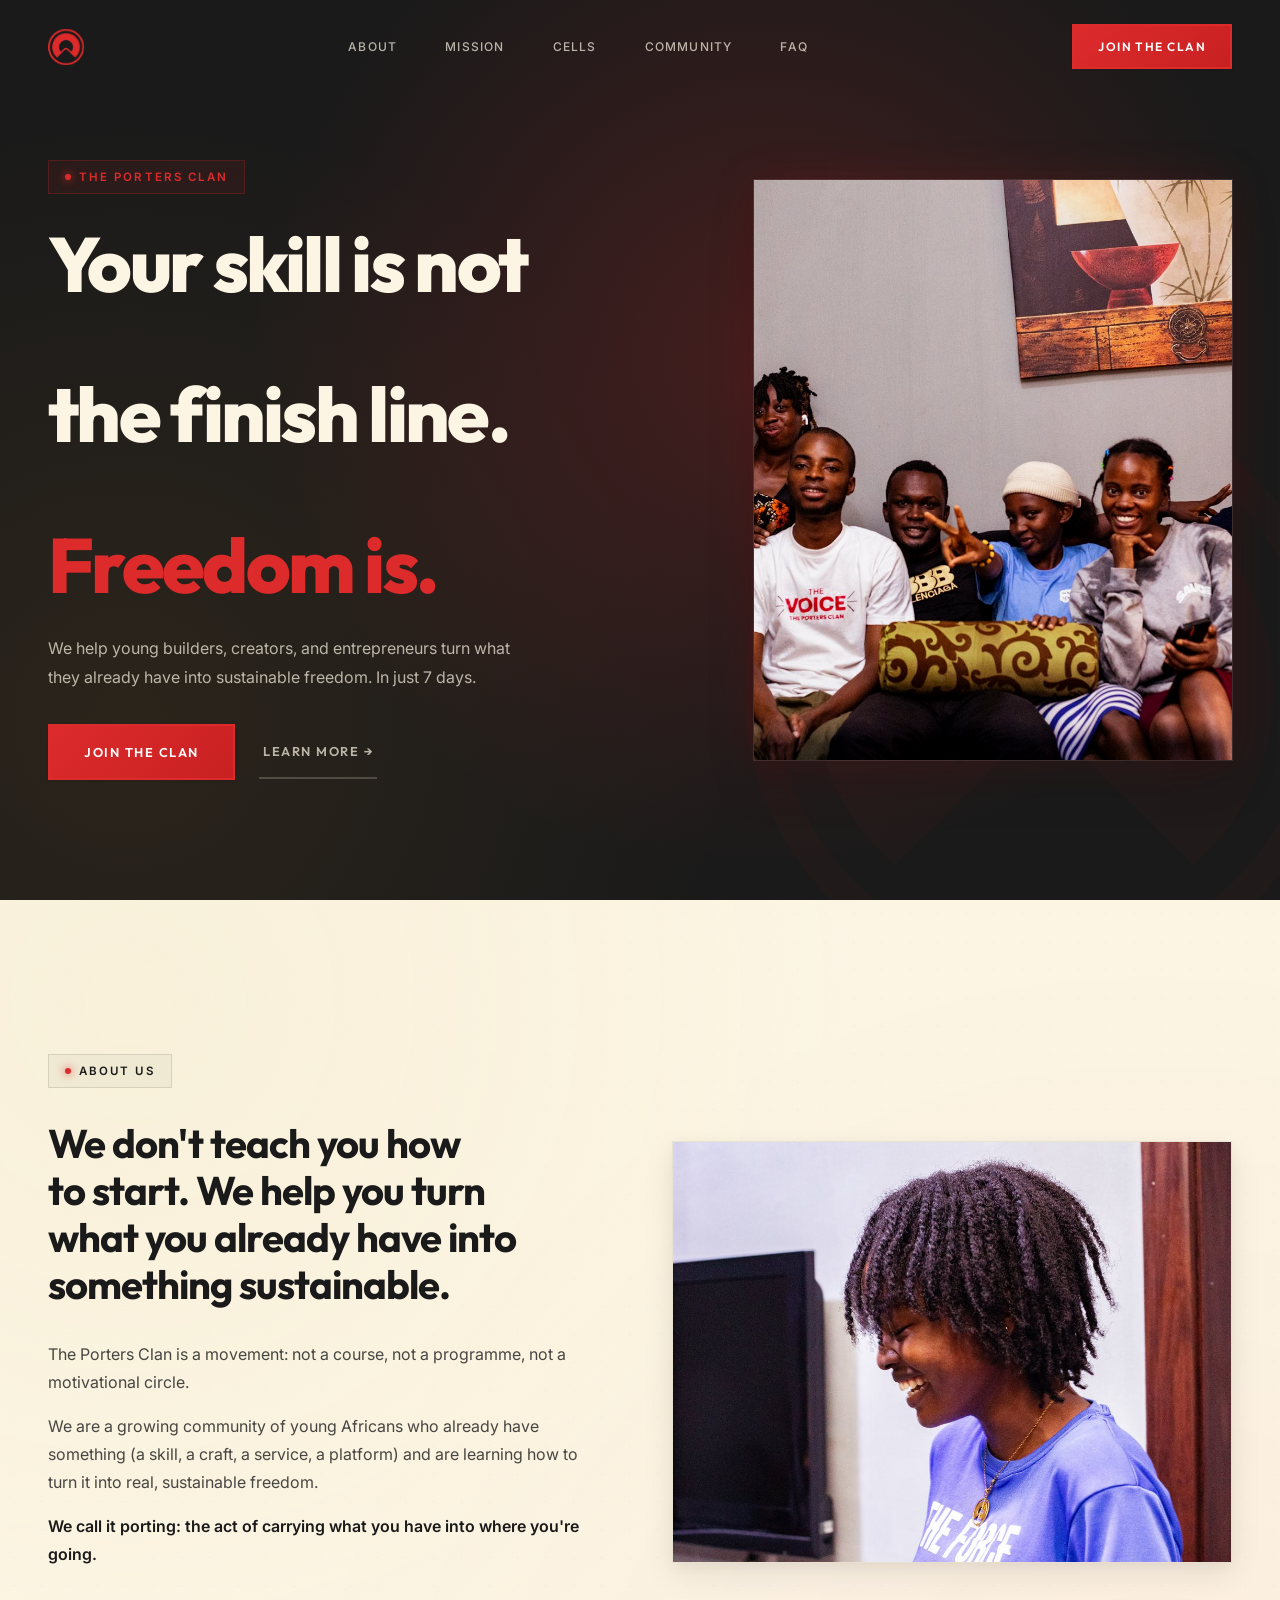
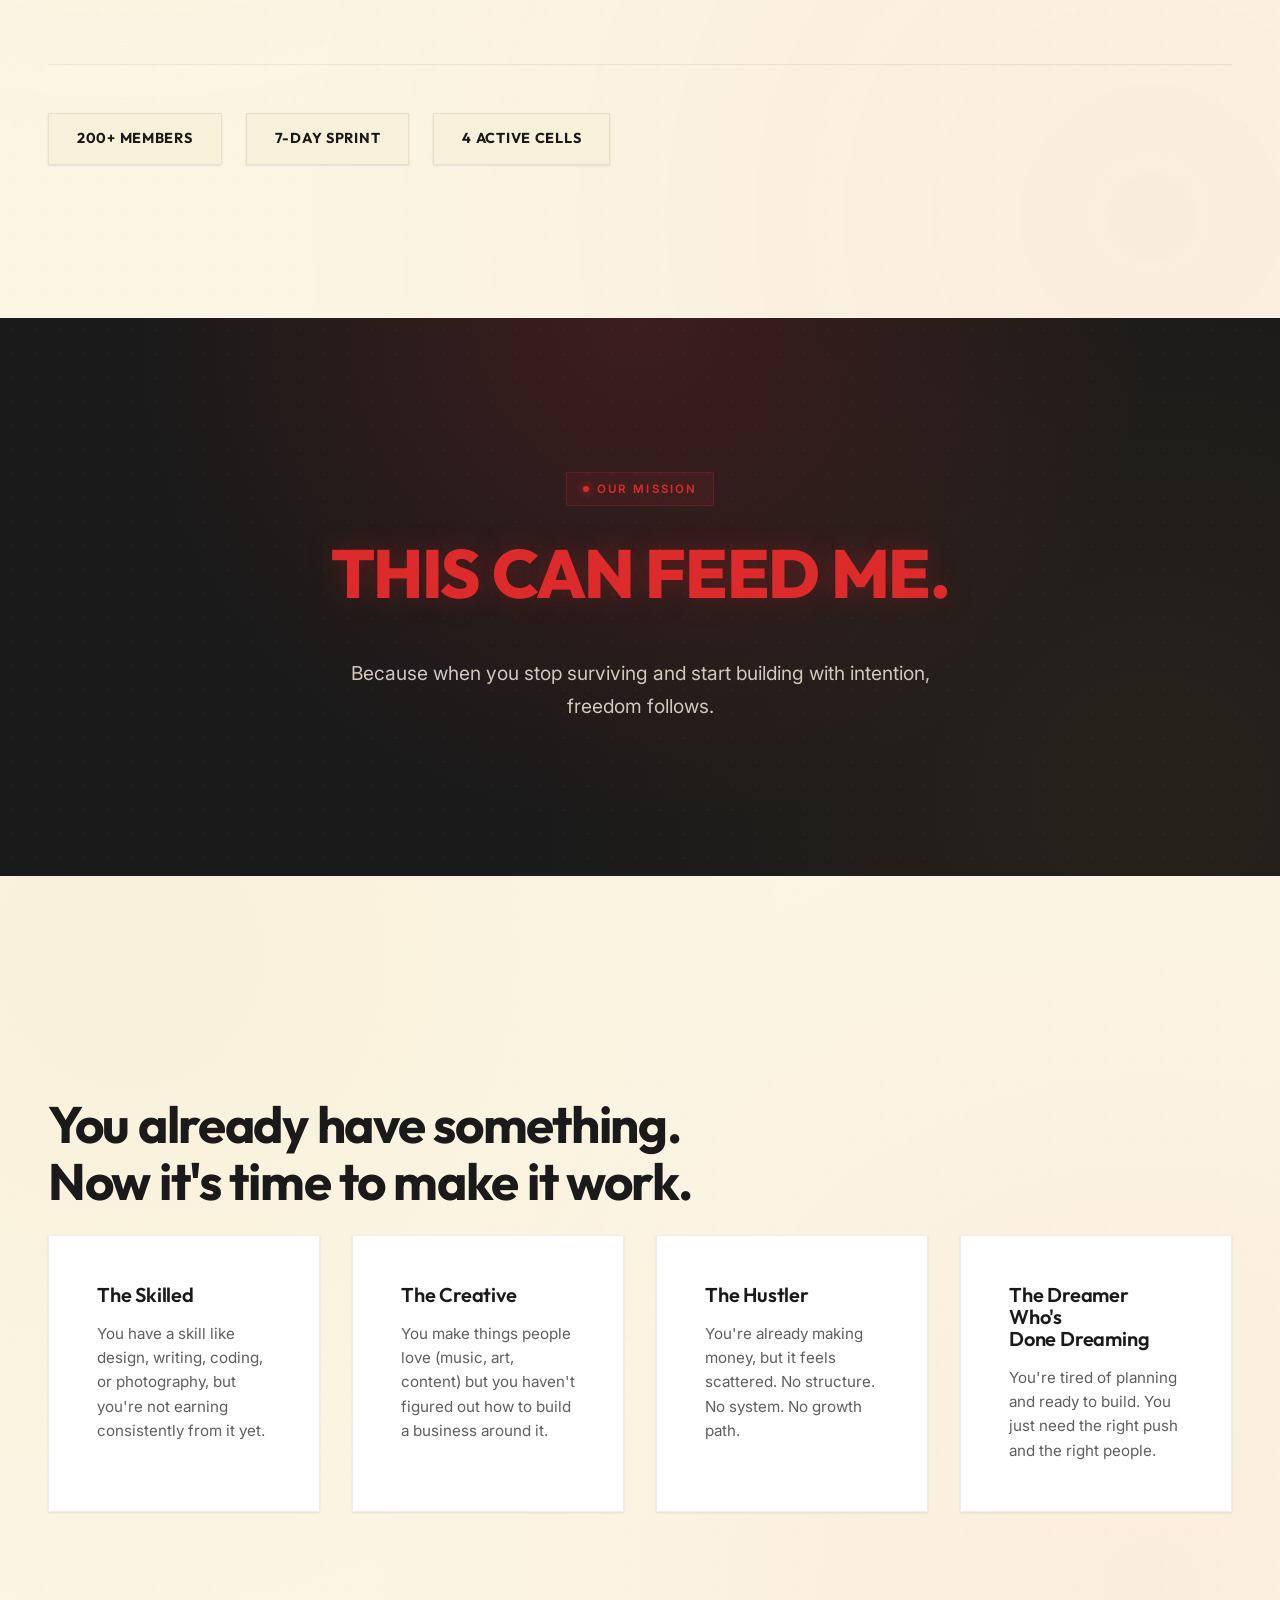
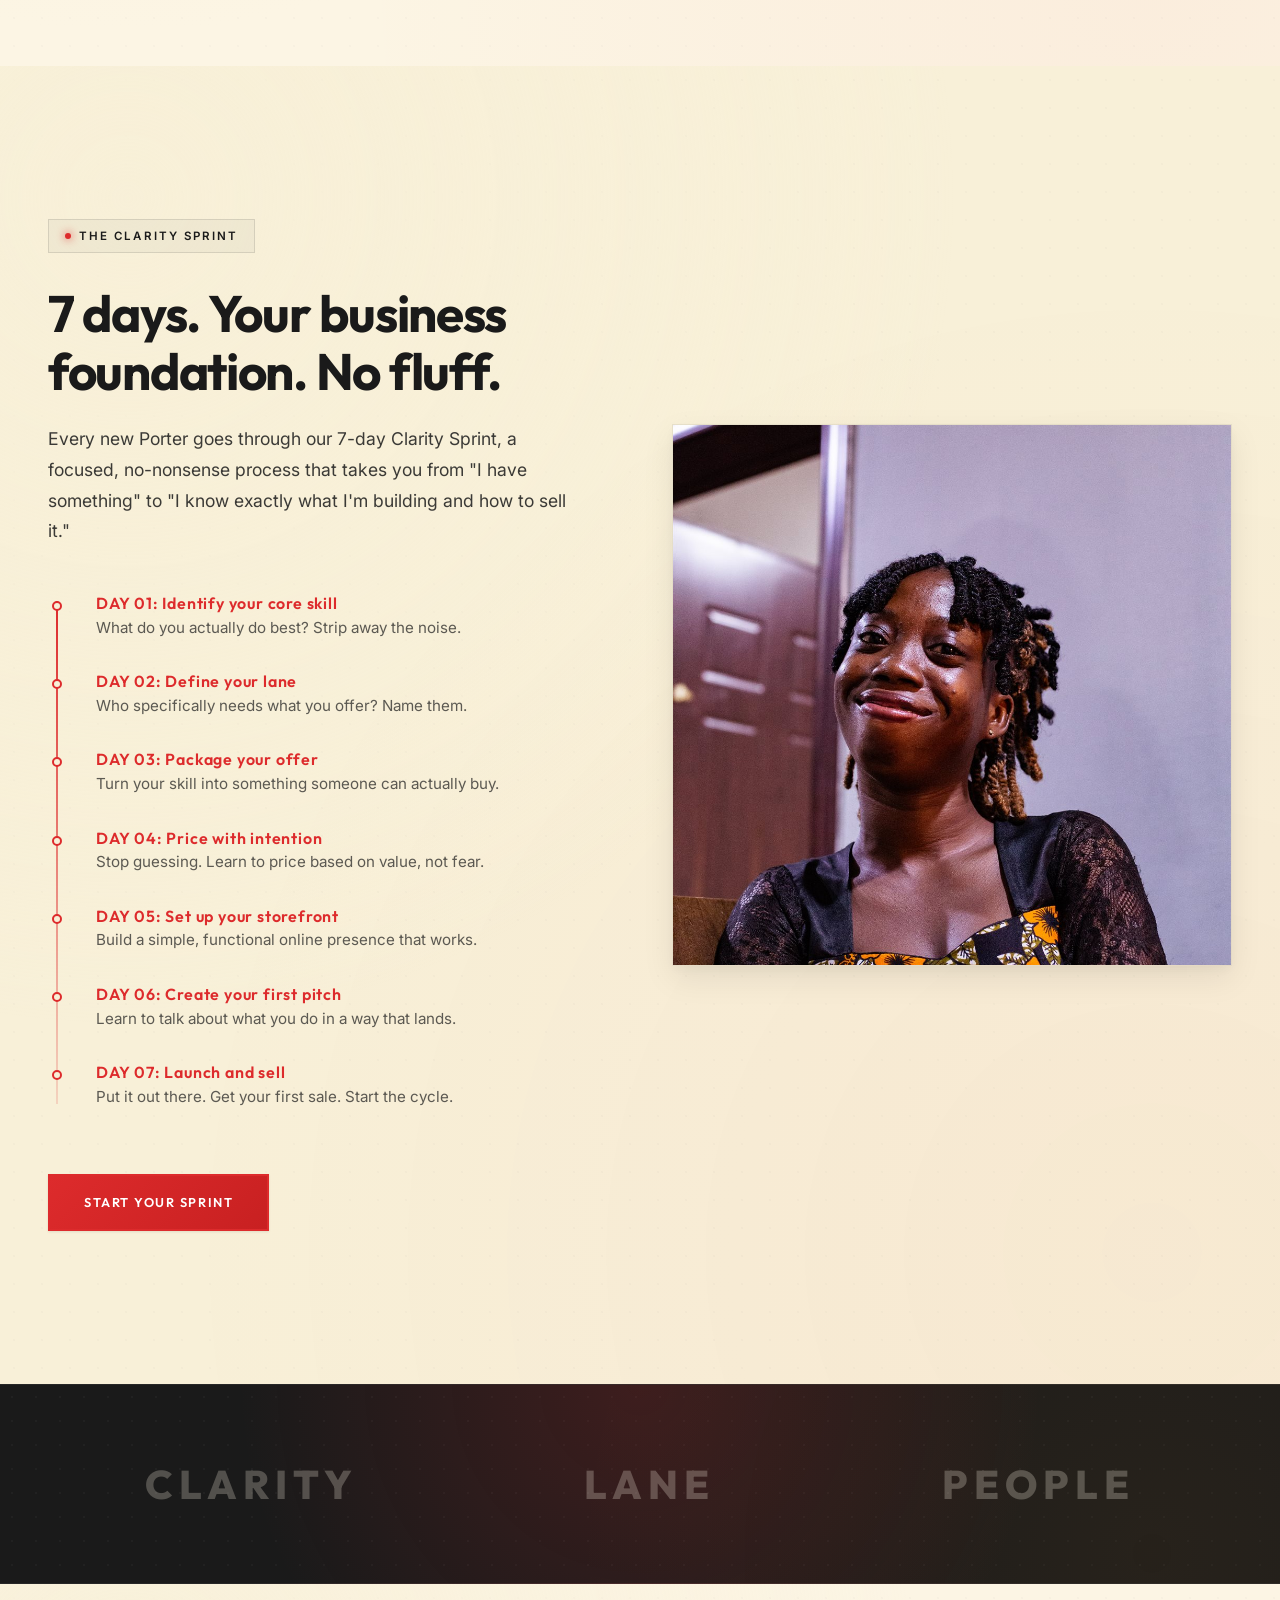
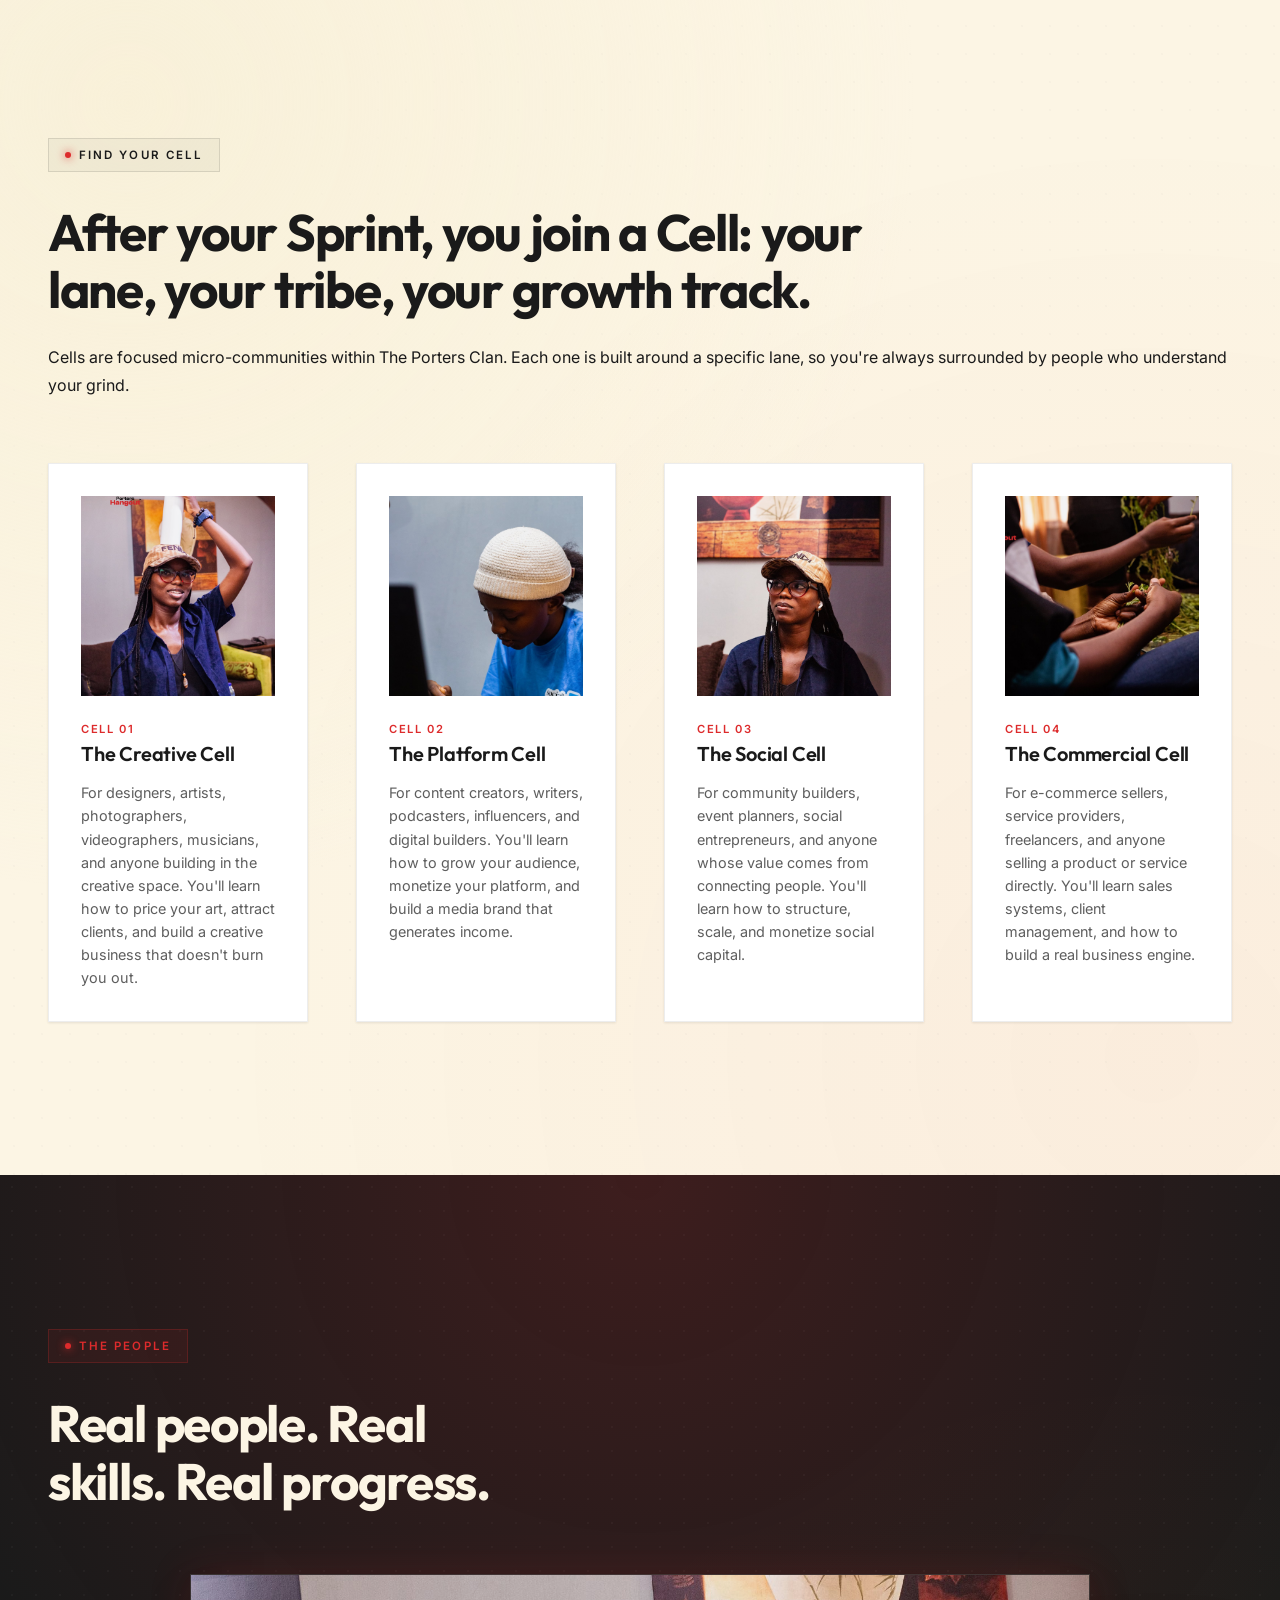
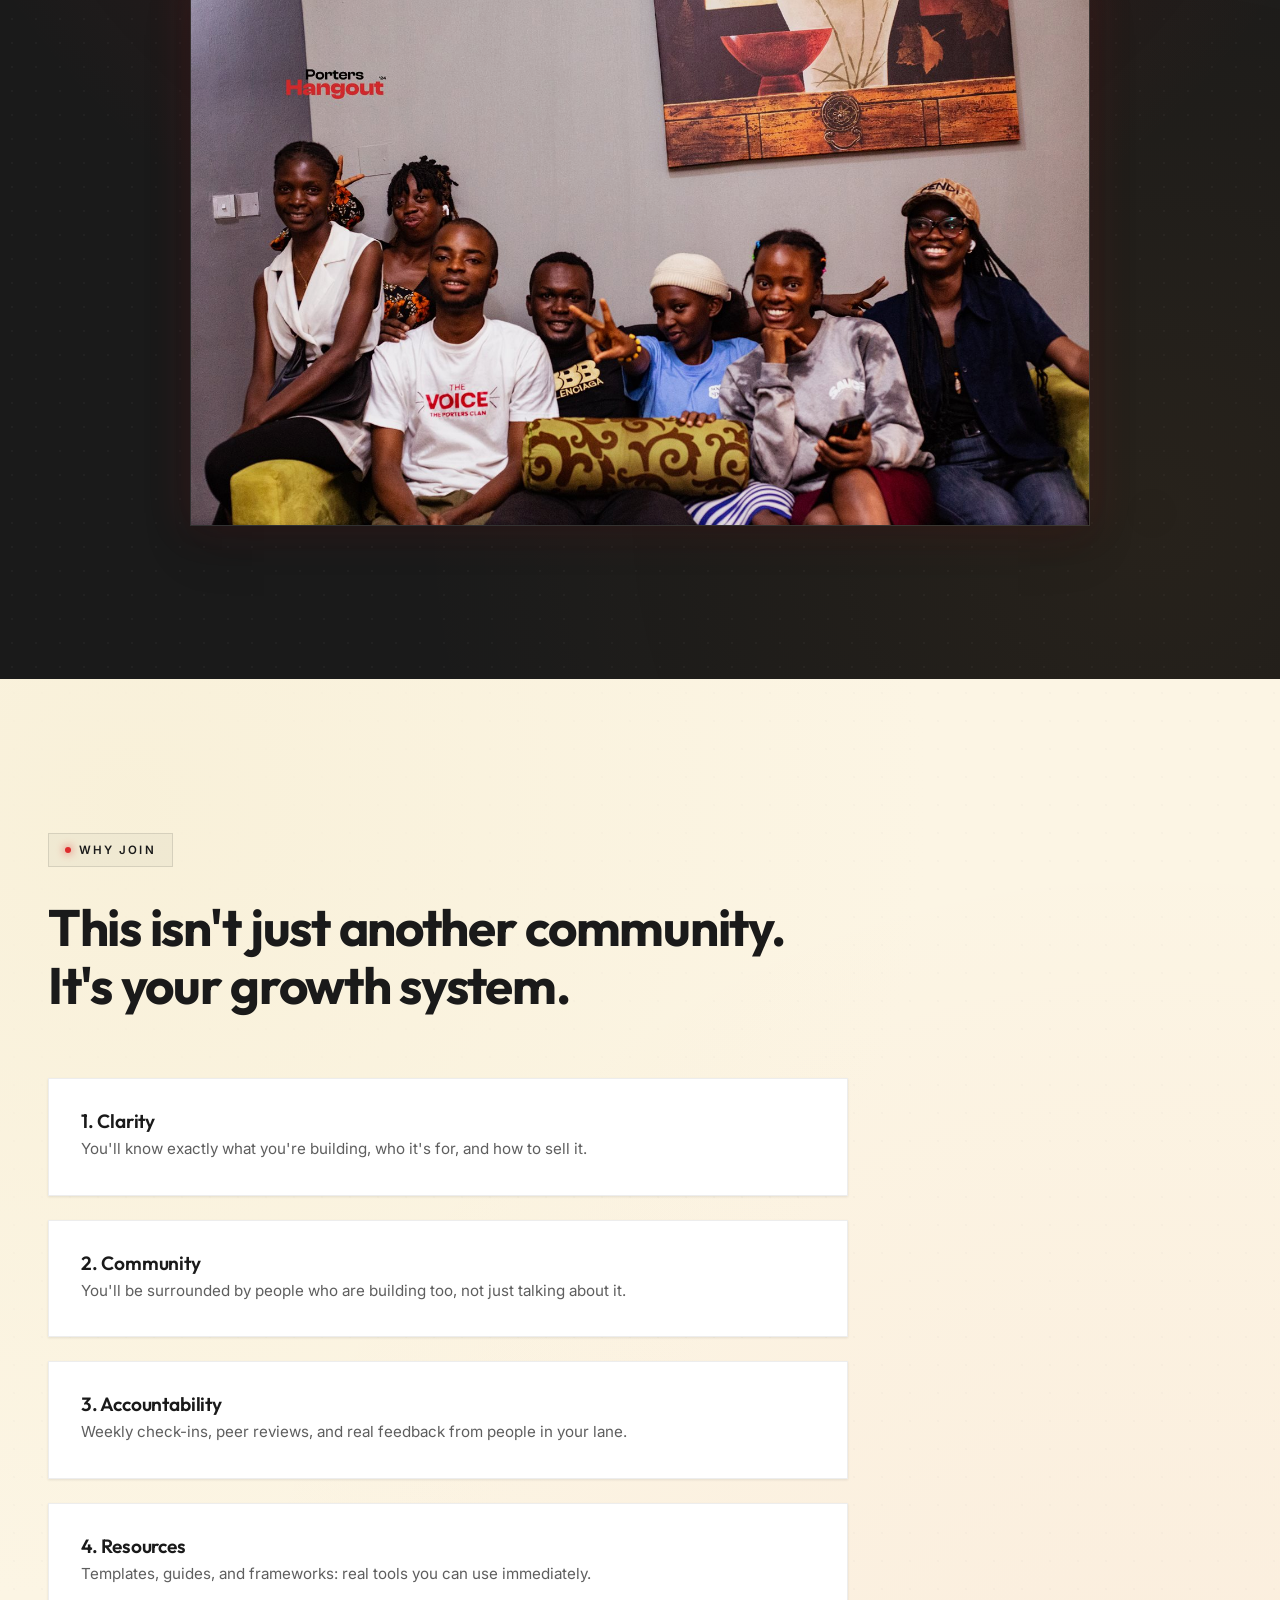
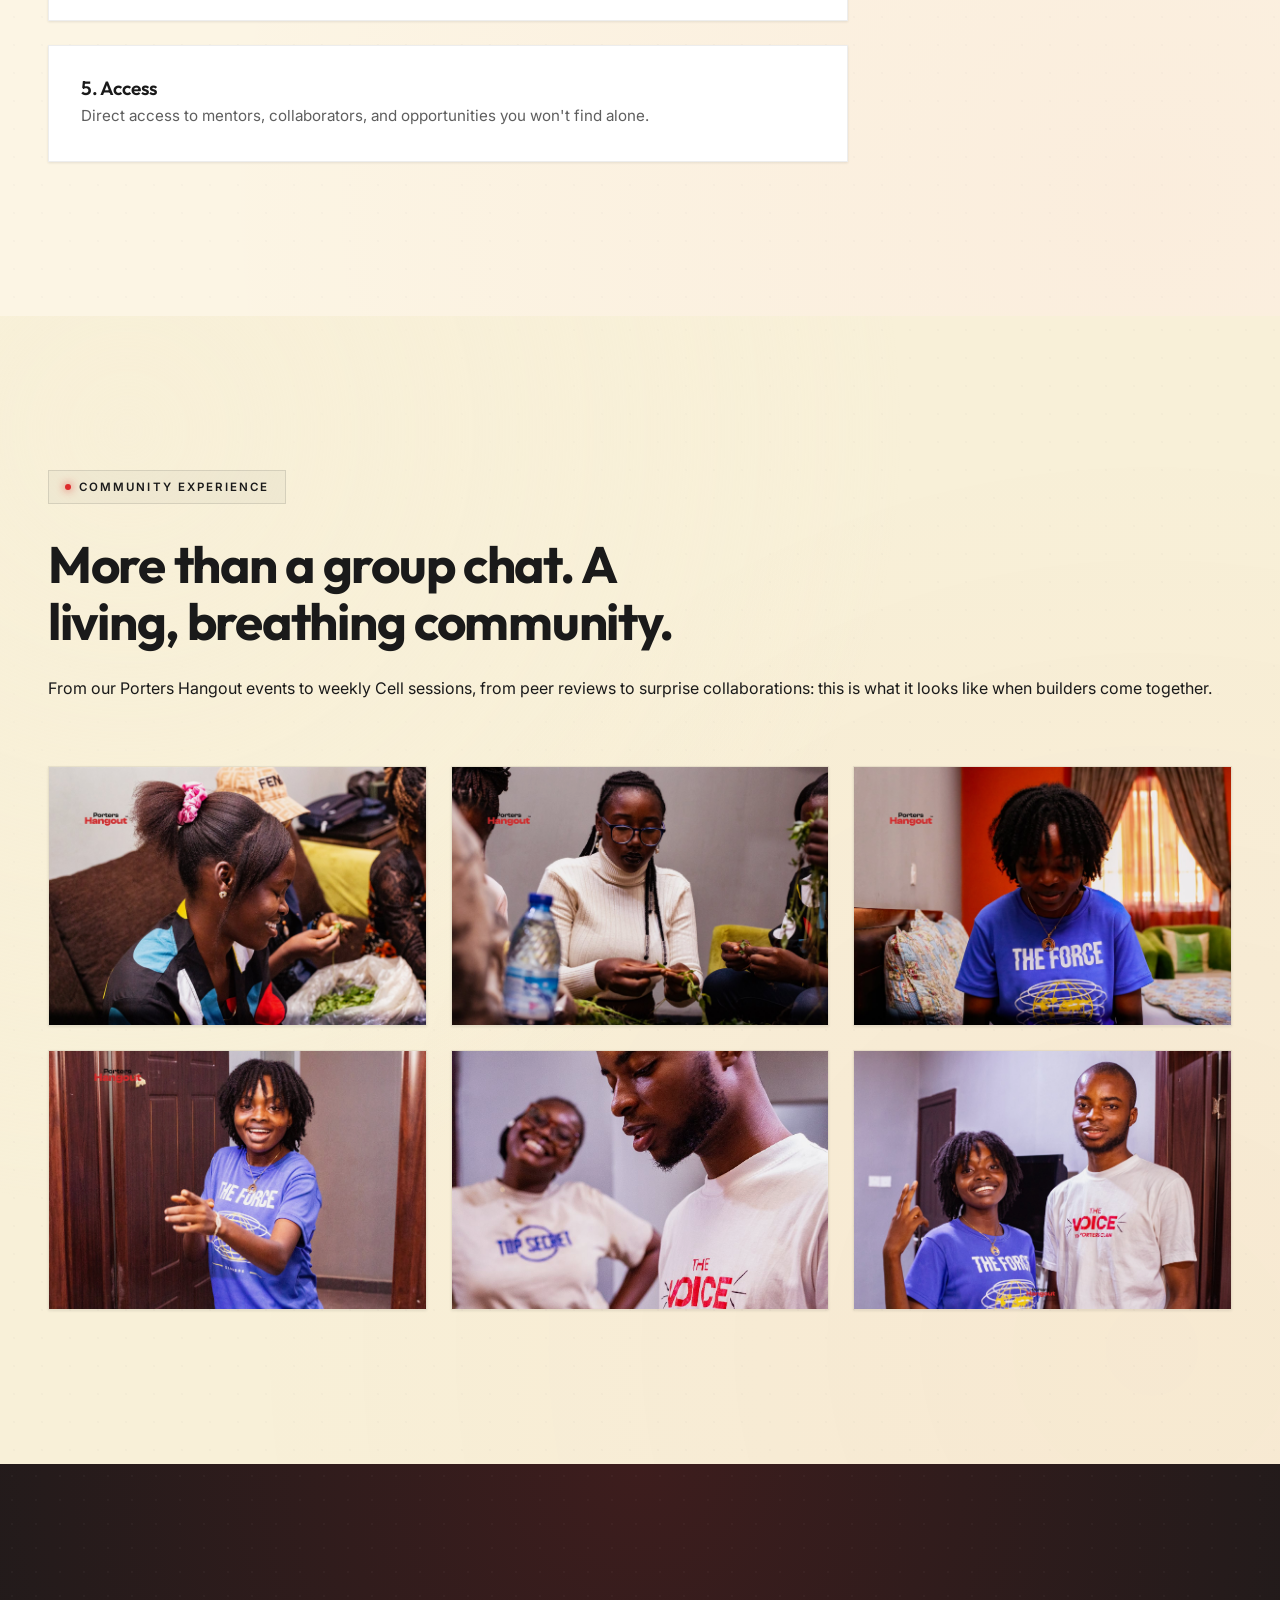
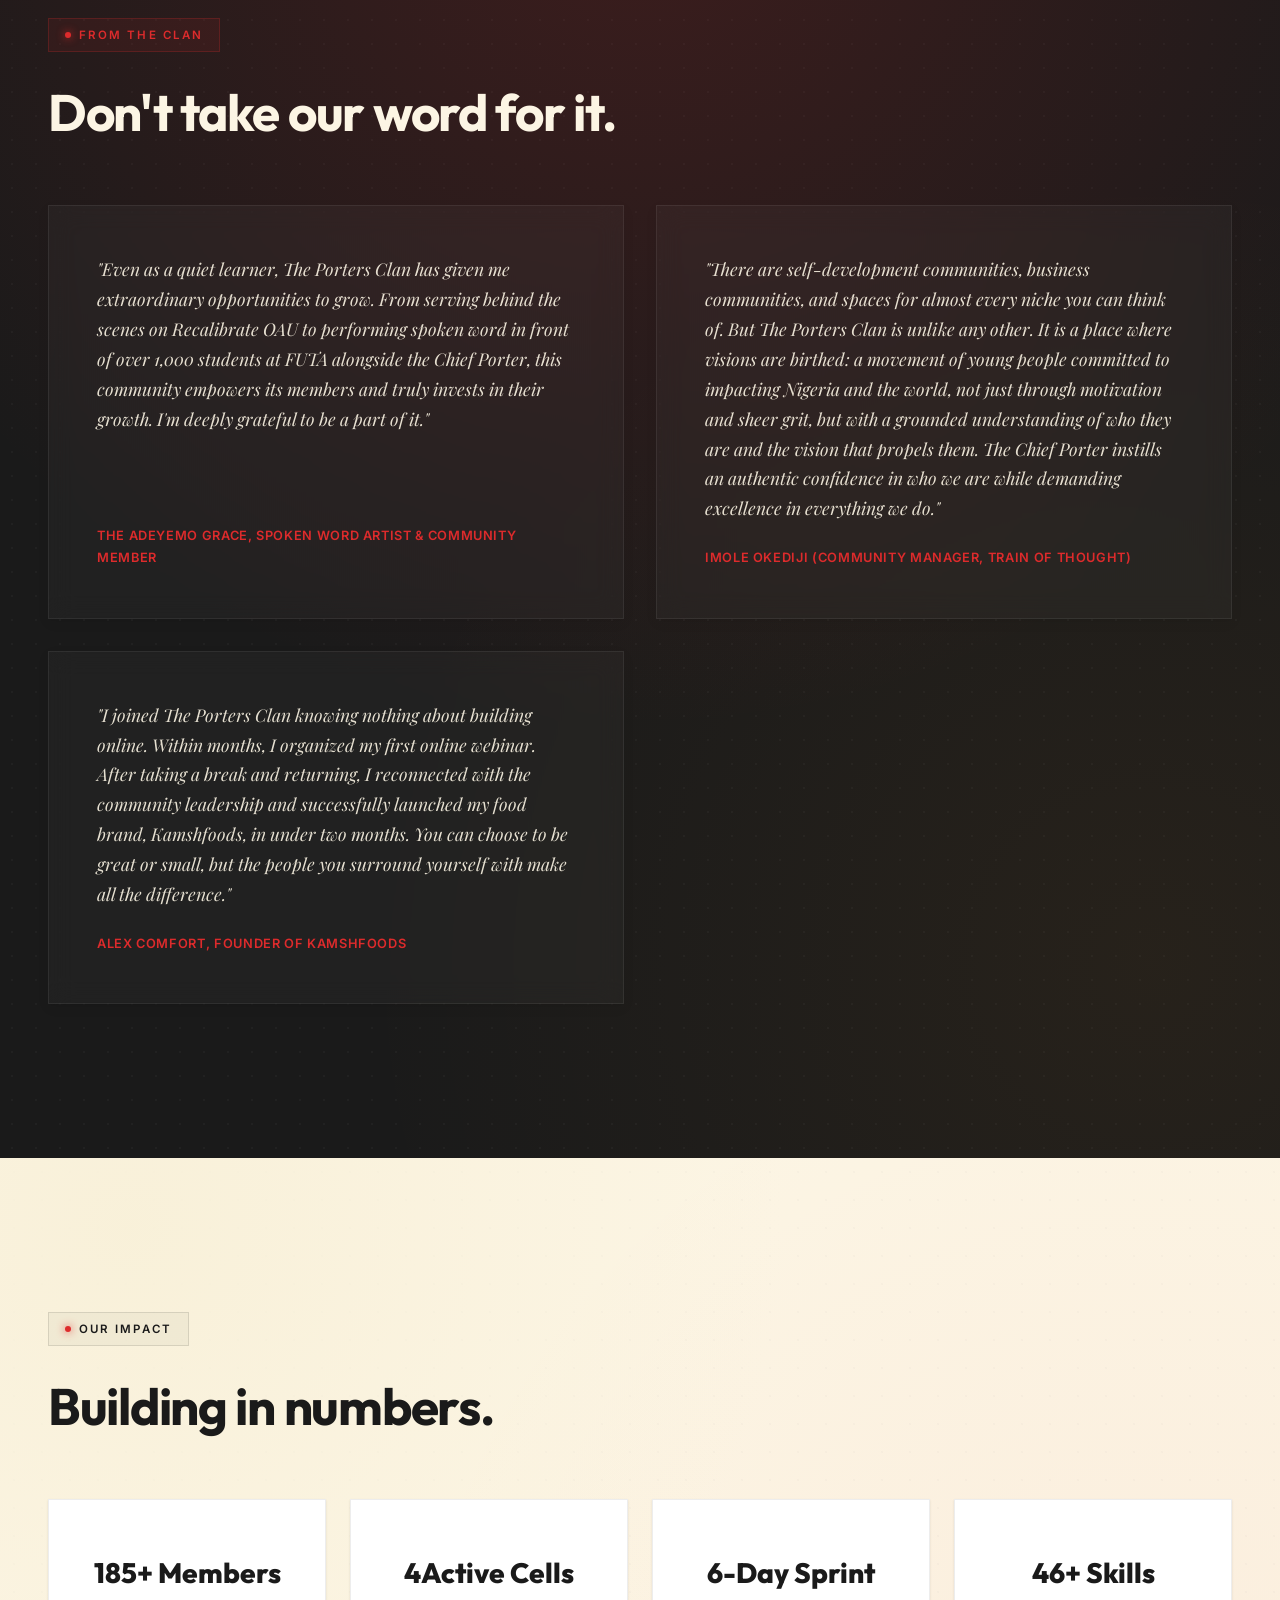
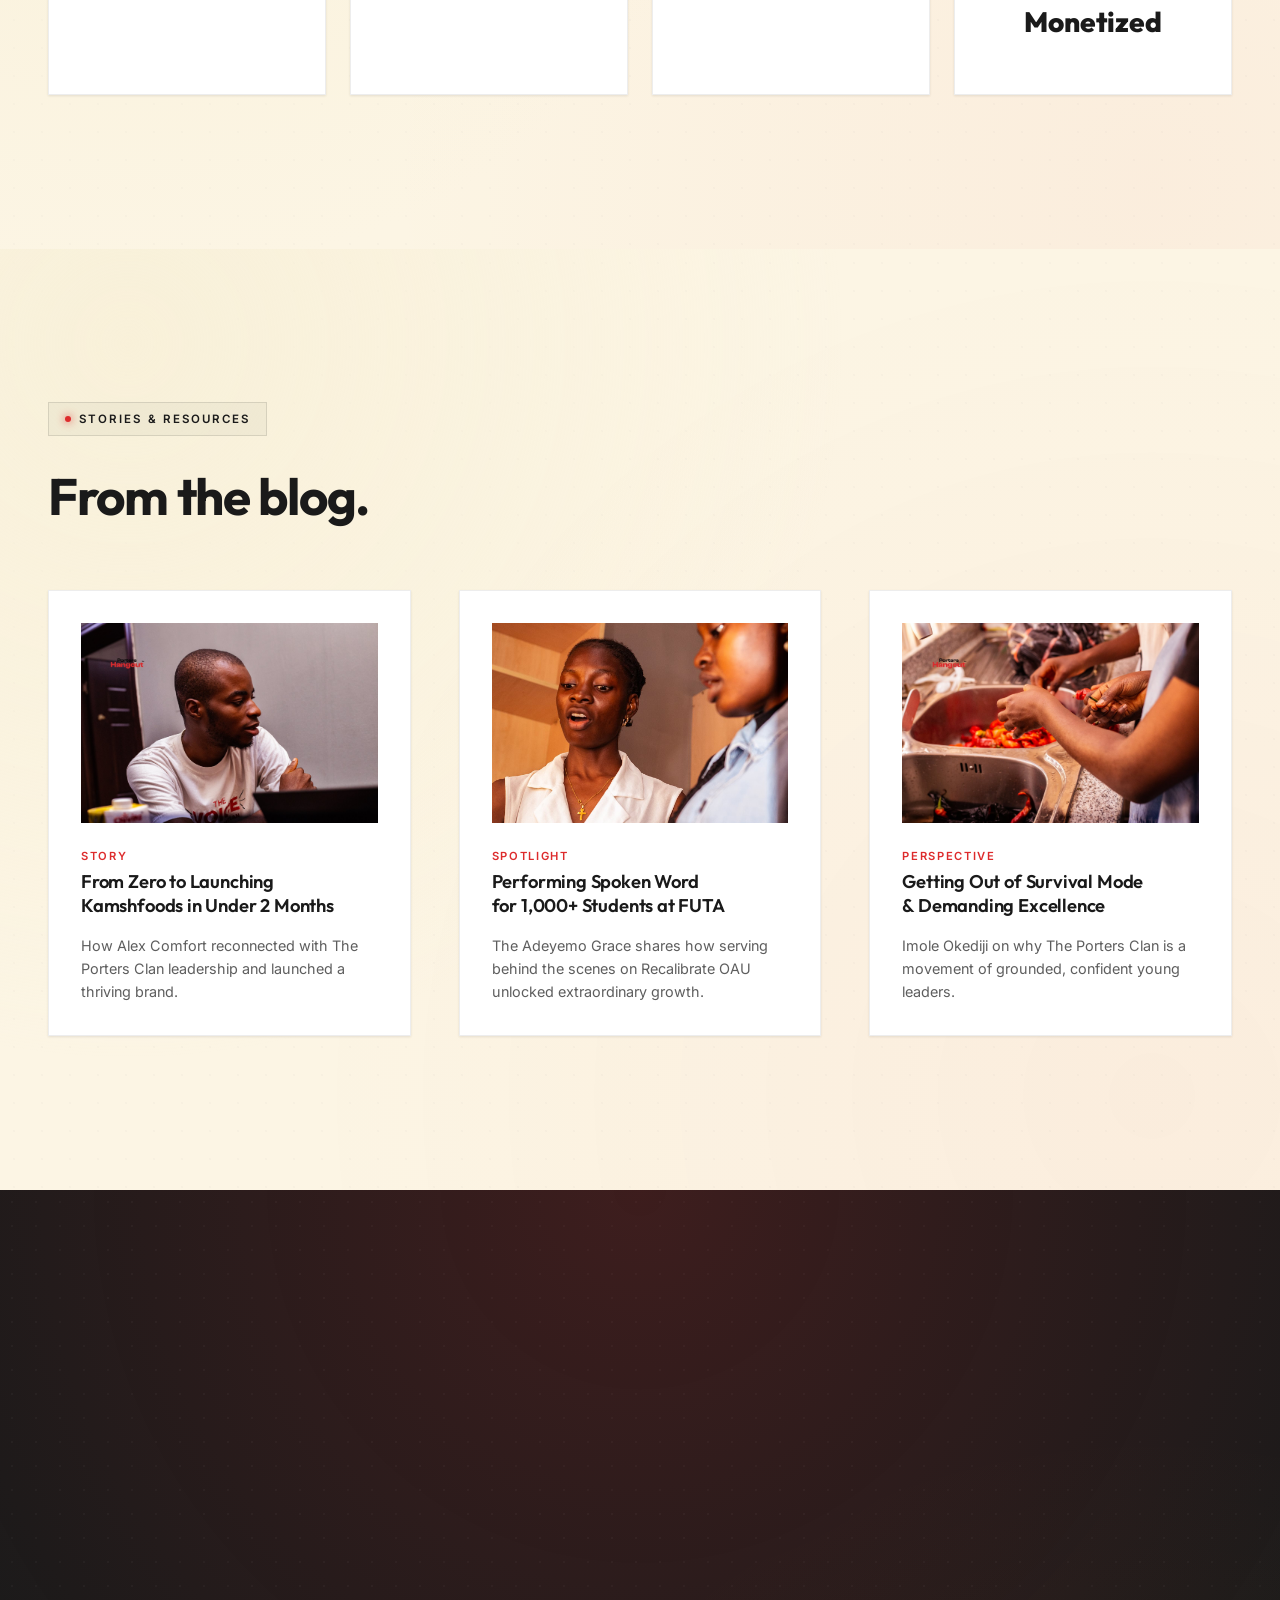
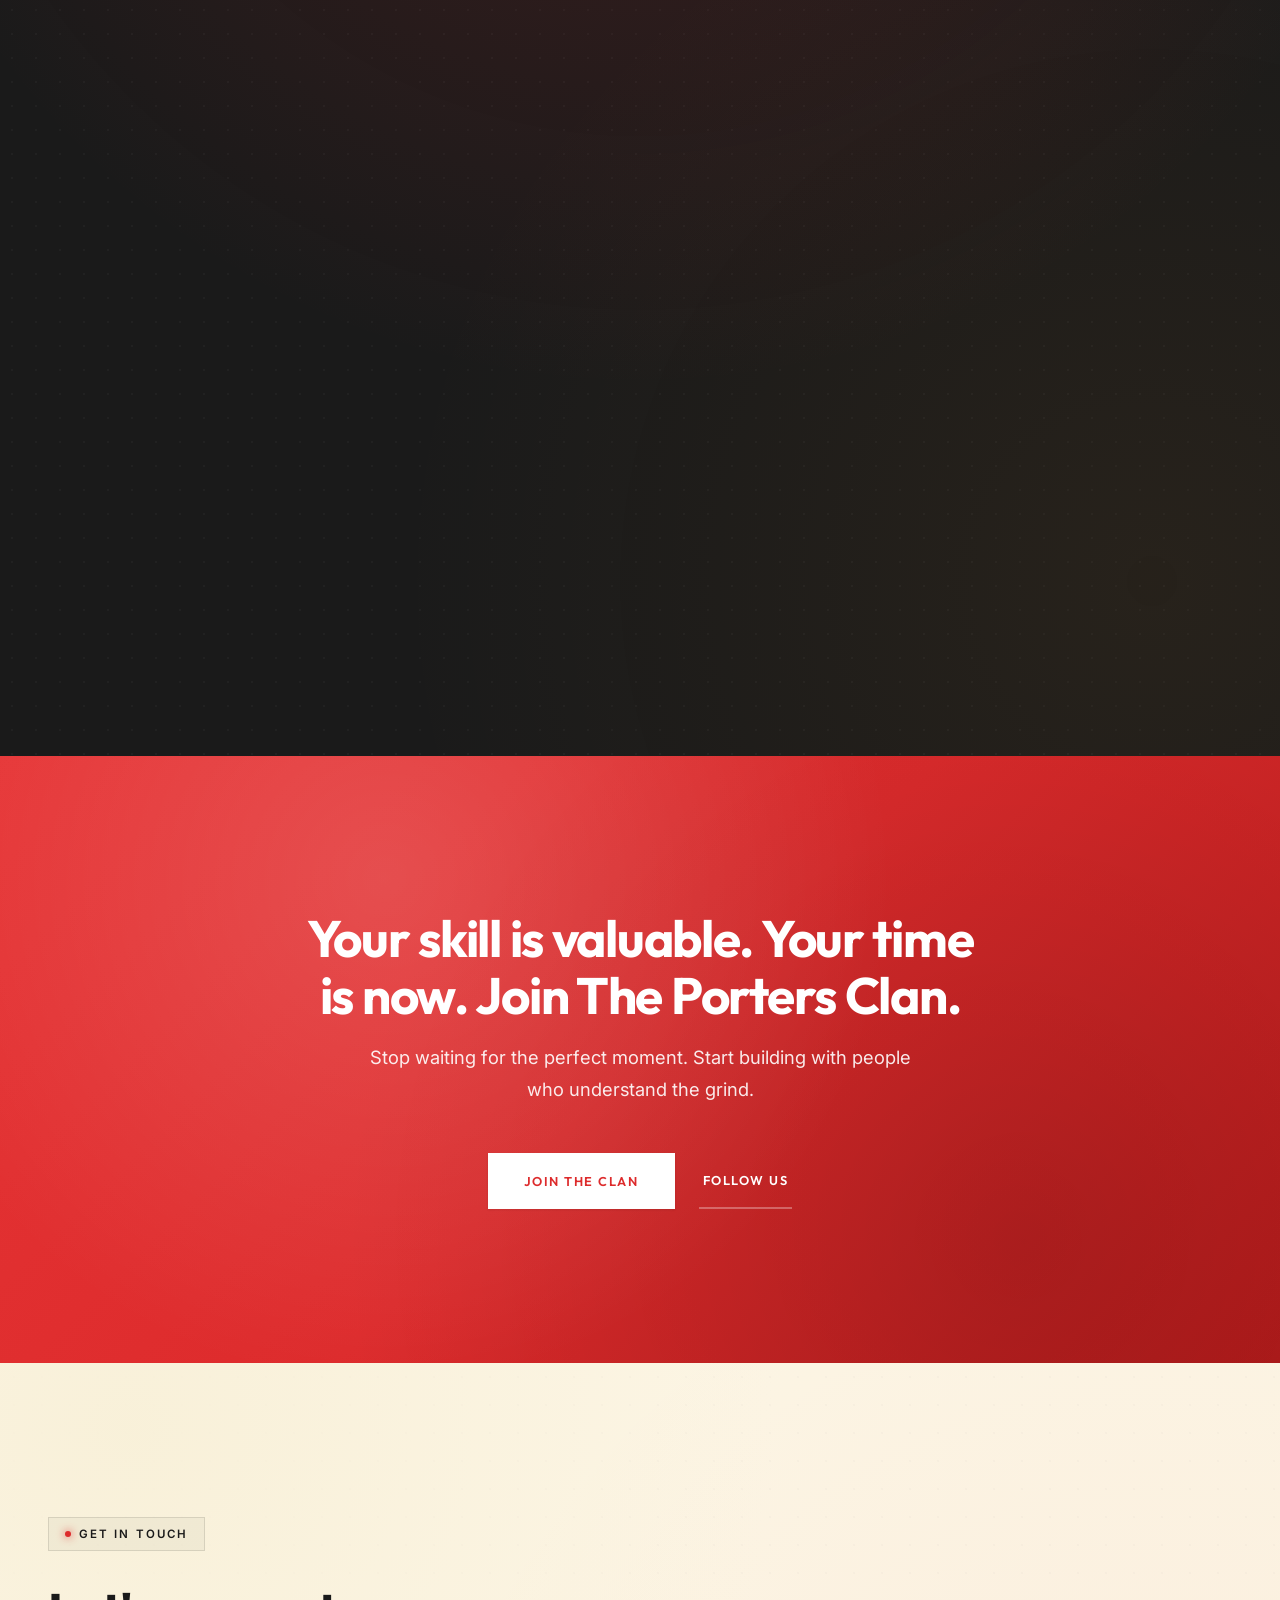
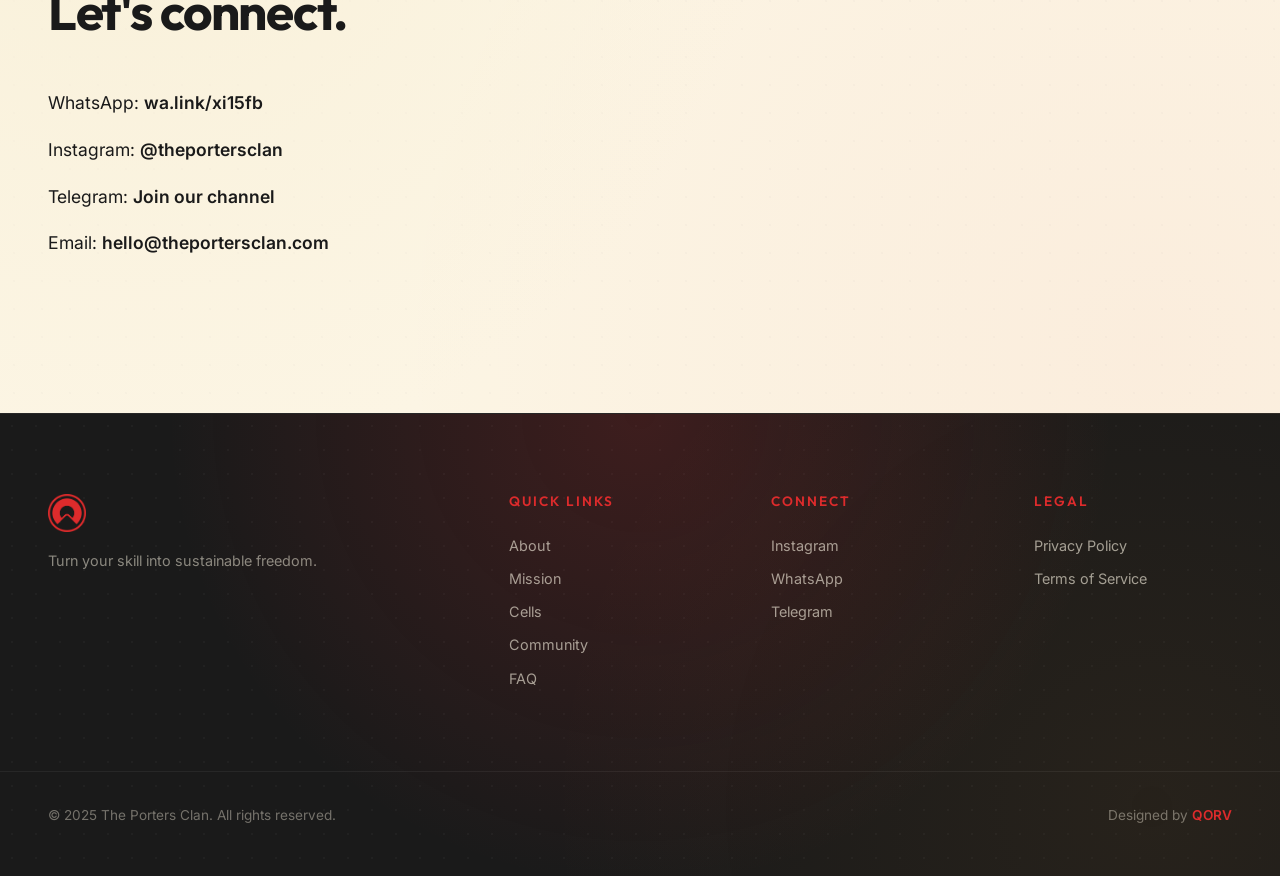
<file: index.html>
<!DOCTYPE html>
<html lang="en">
<head>
    <meta charset="UTF-8">
    <meta name="viewport" content="width=device-width, initial-scale=1.0">
    <title>The Porters Clan | Turn Your Skill Into Sustainable Freedom</title>
    <meta name="description" content="The Porters Clan is a movement for young African builders, creators, and entrepreneurs who already have something valuable and want to turn it into sustainable freedom.">
    <link rel="canonical" href="https://theportersclan.com/">
    
    <!-- Open Graph / Facebook -->
    <meta property="og:type" content="website">
    <meta property="og:url" content="https://theportersclan.com/">
    <meta property="og:title" content="The Porters Clan | Turn Your Skill Into Sustainable Freedom">
    <meta property="og:description" content="The Porters Clan is a movement for young African builders, creators, and entrepreneurs who already have something valuable and want to turn it into sustainable freedom.">
    <meta property="og:image" content="https://theportersclan.com/assets/brand/tpc-og-image.png">

    <!-- Twitter -->
    <meta property="twitter:card" content="summary_large_image">
    <meta property="twitter:url" content="https://theportersclan.com/">
    <meta property="twitter:title" content="The Porters Clan | Turn Your Skill Into Sustainable Freedom">
    <meta property="twitter:description" content="The Porters Clan is a movement for young African builders, creators, and entrepreneurs who already have something valuable and want to turn it into sustainable freedom.">
    <meta property="twitter:image" content="https://theportersclan.com/assets/brand/tpc-og-image.png">

    <!-- Favicon -->
    <link rel="icon" href="assets/logo/favicon.svg" type="image/svg+xml">

    <!-- Google Fonts -->
    <link rel="preconnect" href="https://fonts.googleapis.com">
    <link rel="preconnect" href="https://fonts.gstatic.com" crossorigin>
    <link href="https://fonts.googleapis.com/css2?family=Inter:ital,wght@0,400;0,500;0,600;1,400&family=Outfit:wght@600;700;800&family=Playfair+Display:ital,wght@1,400;1,600;1,700&display=swap" rel="stylesheet">

    <!-- CSS -->
    <link rel="stylesheet" href="index.css">

    <!-- JSON-LD Structured Data -->
    <script type="application/ld+json">
    {
      "@context": "https://schema.org",
      "@type": "Organization",
      "name": "The Porters Clan",
      "url": "https://theportersclan.com",
      "logo": "https://theportersclan.com/assets/logo/tpc-logo-mark.png",
      "sameAs": [
        "https://www.instagram.com/theportersclan",
        "https://wa.link/xi15fb",
        "https://t.me/+ArYDxWS-uvYzNjQ8"
      ]
    }
    </script>
    <script type="application/ld+json">
    {
      "@context": "https://schema.org",
      "@type": "WebSite",
      "name": "The Porters Clan",
      "url": "https://theportersclan.com"
    }
    </script>
</head>
<body>

    <!-- NAVIGATION -->
    <header class="site-header">
        <nav aria-label="Main Navigation">
            <a href="#hero" class="nav-logo">
                <img src="assets/logo/tpc-logo-mark.png" alt="The Porters Clan Logo">
            </a>
            
            <div class="nav-links">
                <a href="#about">About</a>
                <a href="#mission">Mission</a>
                <a href="#cells">Cells</a>
                <a href="#community">Community</a>
                <a href="#faq">FAQ</a>
            </div>

            <a href="https://wa.link/xi15fb" class="nav-cta btn btn-primary" target="_blank" rel="noopener noreferrer">Join The Clan</a>

            <button class="nav-hamburger" aria-label="Toggle mobile menu" aria-expanded="false">
                <span></span>
                <span></span>
                <span></span>
            </button>
        </nav>
        
        <!-- Mobile menu overlay -->
        <div class="mobile-menu" aria-hidden="true">
            <a href="#about">About</a>
            <a href="#mission">Mission</a>
            <a href="#cells">Cells</a>
            <a href="#community">Community</a>
            <a href="#faq">FAQ</a>
            <a href="https://wa.link/xi15fb" class="btn btn-primary" target="_blank" rel="noopener noreferrer">Join The Clan</a>
        </div>
    </header>

    <main>
        <!-- 1. HERO -->
        <section id="hero" class="section--dark">
            <div class="section-container hero-grid">
                <div class="hero-content">
                    <span class="section-label">THE PORTERS CLAN</span>
                    <h1 class="hero-headline">
                        <span class="hero-line">Your skill is not</span><br>
                        <span class="hero-line">the finish line.</span><br>
                        <span class="hero-line text-red">Freedom is.</span>
                    </h1>
                    <p class="hero-body">We help young builders, creators, and entrepreneurs turn what they already have into sustainable freedom. In just 7 days.</p>
                    <div class="hero-ctas">
                        <a href="https://wa.link/xi15fb" class="btn btn-primary" target="_blank" rel="noopener noreferrer">Join The Clan</a>
                        <a href="#about" class="btn btn-ghost">Learn More &rarr;</a>
                    </div>
                </div>
                <div class="hero-visual">
                    <img src="community-members/pch-8.jpg" alt="Porters Clan community members building together">
                </div>
            </div>
            <div class="hero-motif" aria-hidden="true">
                <img src="assets/logo/tpc-logo-mark.png" alt="" />
            </div>
        </section>

        <!-- 2. ABOUT -->
        <section id="about" class="section--light">
            <div class="section-container">
                <span class="section-label">ABOUT US</span>
                <div class="about-grid">
                    <div class="about-text">
                        <h2>We don't teach you how to start. We help you turn what you already have into something sustainable.</h2>
                        <div class="about-content">
                            <p>The Porters Clan is a movement: not a course, not a programme, not a motivational circle.</p>
                            <p>We are a growing community of young Africans who already have something (a skill, a craft, a service, a platform) and are learning how to turn it into real, sustainable freedom.</p>
                            <p>We call it porting: the act of carrying what you have into where you're going.</p>
                        </div>
                    </div>
                    <div class="about-visual">
                        <img src="community-members/pch-1.jpg" alt="Porters Clan community members collaborating" loading="lazy">
                    </div>
                </div>
                
                <div class="stats-row">
                    <div class="stat-badge">200+ Members</div>
                    <div class="stat-badge">7-Day Sprint</div>
                    <div class="stat-badge">4 Active Cells</div>
                </div>
            </div>
        </section>

        <!-- 3. MISSION -->
        <section id="mission" class="section--dark">
            <div class="section-container">
                <span class="section-label">OUR MISSION</span>
                <div class="mission-transform">
                    <p class="mission-text mission-before">I HAVE SOMETHING.</p>
                    <p class="mission-text mission-after">THIS CAN FEED ME.</p>
                </div>
                <p class="mission-body">Because when you stop surviving and start building with intention, freedom follows.</p>
            </div>
        </section>

        <!-- 4. WHO WE'RE FOR -->
        <section id="who" class="section--light">
            <div class="section-container">
                <span class="section-label">WHO THIS IS FOR</span>
                <h2>You already have something. Now it's time to make it work.</h2>
                
                <div class="who-grid">
                    <div class="who-card">
                        <h3>The Skilled</h3>
                        <p>You have a skill like design, writing, coding, or photography, but you're not earning consistently from it yet.</p>
                    </div>
                    <div class="who-card">
                        <h3>The Creative</h3>
                        <p>You make things people love (music, art, content) but you haven't figured out how to build a business around it.</p>
                    </div>
                    <div class="who-card">
                        <h3>The Hustler</h3>
                        <p>You're already making money, but it feels scattered. No structure. No system. No growth path.</p>
                    </div>
                    <div class="who-card">
                        <h3>The Dreamer Who's Done Dreaming</h3>
                        <p>You're tired of planning and ready to build. You just need the right push and the right people.</p>
                    </div>
                </div>
            </div>
        </section>

        <!-- 5. CLARITY SPRINT -->
        <section id="clarity" class="section--light section--accent">
            <div class="section-container">
                <span class="section-label">THE CLARITY SPRINT</span>
                <h2>7 days. Your business foundation. No fluff.</h2>
                <div class="clarity-grid">
                    <div class="clarity-content">
                        <p>Every new Porter goes through our 7-day Clarity Sprint, a focused, no-nonsense process that takes you from "I have something" to "I know exactly what I'm building and how to sell it."</p>
                        
                        <div class="clarity-timeline">
                            <div class="clarity-day">
                                <h3>DAY 01: Identify your core skill</h3>
                                <p>What do you actually do best? Strip away the noise.</p>
                            </div>
                            <div class="clarity-day">
                                <h3>DAY 02: Define your lane</h3>
                                <p>Who specifically needs what you offer? Name them.</p>
                            </div>
                            <div class="clarity-day">
                                <h3>DAY 03: Package your offer</h3>
                                <p>Turn your skill into something someone can actually buy.</p>
                            </div>
                            <div class="clarity-day">
                                <h3>DAY 04: Price with intention</h3>
                                <p>Stop guessing. Learn to price based on value, not fear.</p>
                            </div>
                            <div class="clarity-day">
                                <h3>DAY 05: Set up your storefront</h3>
                                <p>Build a simple, functional online presence that works.</p>
                            </div>
                            <div class="clarity-day">
                                <h3>DAY 06: Create your first pitch</h3>
                                <p>Learn to talk about what you do in a way that lands.</p>
                            </div>
                            <div class="clarity-day">
                                <h3>DAY 07: Launch and sell</h3>
                                <p>Put it out there. Get your first sale. Start the cycle.</p>
                            </div>
                        </div>
                        
                        <a href="https://wa.link/xi15fb" class="btn btn-primary" target="_blank" rel="noopener noreferrer">Start Your Sprint</a>
                    </div>
                    <div class="clarity-visual">
                        <img src="community-members/pch-5.jpg" alt="Young builders finding clarity and direction" loading="lazy">
                    </div>
                </div>
            </div>
        </section>

        <!-- 6. BRIDGE -->
        <section id="bridge" class="section--dark">
            <div class="section-container">
                <span class="bridge-word">CLARITY</span>
                <span class="bridge-word">LANE</span>
                <span class="bridge-word">PEOPLE</span>
            </div>
        </section>

        <!-- 7. FOUR CELLS -->
        <section id="cells" class="section--light">
            <div class="section-container">
                <span class="section-label">FIND YOUR CELL</span>
                <h2>After your Sprint, you join a Cell: your lane, your tribe, your growth track.</h2>
                <p>Cells are focused micro-communities within The Porters Clan. Each one is built around a specific lane, so you're always surrounded by people who understand your grind.</p>
                
                <div class="cells-grid">
                    <div class="cell-block">
                        <img src="community-members/pch-3.jpg" alt="The Creative Cell members" loading="lazy">
                        <span>CELL 01</span>
                        <h3>The Creative Cell</h3>
                        <p>For designers, artists, photographers, videographers, musicians, and anyone building in the creative space. You'll learn how to price your art, attract clients, and build a creative business that doesn't burn you out.</p>
                    </div>
                    <div class="cell-block">
                        <img src="community-members/pch-6.jpg" alt="The Platform Cell members" loading="lazy">
                        <span>CELL 02</span>
                        <h3>The Platform Cell</h3>
                        <p>For content creators, writers, podcasters, influencers, and digital builders. You'll learn how to grow your audience, monetize your platform, and build a media brand that generates income.</p>
                    </div>
                    <div class="cell-block">
                        <img src="community-members/pch-7.jpg" alt="The Social Cell members" loading="lazy">
                        <span>CELL 03</span>
                        <h3>The Social Cell</h3>
                        <p>For community builders, event planners, social entrepreneurs, and anyone whose value comes from connecting people. You'll learn how to structure, scale, and monetize social capital.</p>
                    </div>
                    <div class="cell-block">
                        <img src="community-members/pch-9.jpg" alt="The Commercial Cell members" loading="lazy">
                        <span>CELL 04</span>
                        <h3>The Commercial Cell</h3>
                        <p>For e-commerce sellers, service providers, freelancers, and anyone selling a product or service directly. You'll learn sales systems, client management, and how to build a real business engine.</p>
                    </div>
                </div>
            </div>
        </section>

        <!-- 8. COMMUNITY / PEOPLE -->
        <section id="community" class="section--dark">
            <div class="section-container">
                <span class="section-label">THE PEOPLE</span>
                <h2>Real people. Real skills. Real progress.</h2>
                
                <div class="community-portrait">
                    <img src="community-members/pch-8.jpg" alt="Community member portrait" class="community-active-img" loading="lazy">
                    
                    <!-- Preload images for JS cycling -->
                    <div style="display: none;">
                        <img src="community-members/pch-1.jpg" alt="">
                        <img src="community-members/pch-2.jpg" alt="">
                        <img src="community-members/pch-3.jpg" alt="">
                        <img src="community-members/pch-4.jpg" alt="">
                        <img src="community-members/pch-5.jpg" alt="">
                        <img src="community-members/pch-6.jpg" alt="">
                        <img src="community-members/pch-7.jpg" alt="">
                        <img src="community-members/pch-8.jpg" alt="">
                        <img src="community-members/pch-9.jpg" alt="">
                        <img src="community-members/pch-10.jpg" alt="">
                        <img src="community-members/pch-11.jpg" alt="">
                        <img src="community-members/pch-12.jpg" alt="">
                    </div>
                </div>
            </div>
        </section>

        <!-- 9. WHY JOIN -->
        <section id="why-join" class="section--light">
            <div class="section-container">
                <span class="section-label">WHY JOIN</span>
                <h2>This isn't just another community. It's your growth system.</h2>
                
                <div class="why-list">
                    <div class="why-item">
                        <h3>1. Clarity</h3>
                        <p>You'll know exactly what you're building, who it's for, and how to sell it.</p>
                    </div>
                    <div class="why-item">
                        <h3>2. Community</h3>
                        <p>You'll be surrounded by people who are building too, not just talking about it.</p>
                    </div>
                    <div class="why-item">
                        <h3>3. Accountability</h3>
                        <p>Weekly check-ins, peer reviews, and real feedback from people in your lane.</p>
                    </div>
                    <div class="why-item">
                        <h3>4. Resources</h3>
                        <p>Templates, guides, and frameworks: real tools you can use immediately.</p>
                    </div>
                    <div class="why-item">
                        <h3>5. Access</h3>
                        <p>Direct access to mentors, collaborators, and opportunities you won't find alone.</p>
                    </div>
                </div>
            </div>
        </section>

        <!-- 10. COMMUNITY EXPERIENCE -->
        <section id="experience" class="section--light section--warm">
            <div class="section-container">
                <span class="section-label">COMMUNITY EXPERIENCE</span>
                <h2>More than a group chat. A living, breathing community.</h2>
                <p>From our Porters Hangout events to weekly Cell sessions, from peer reviews to surprise collaborations: this is what it looks like when builders come together.</p>
                
                <div class="photo-grid">
                    <img src="community-members/pch-10.jpg" alt="Porters Hangout event" loading="lazy">
                    <img src="community-members/pch-13.jpg" alt="Community gathering" loading="lazy">
                    <img src="community-members/pch-19.jpg" alt="Porters at an event" loading="lazy">
                    <img src="community-members/pch-22.jpg" alt="Cell session" loading="lazy">
                    <img src="community-members/pch-2.jpg" alt="Networking and collaboration" loading="lazy">
                    <img src="community-members/pch-4.jpg" alt="Members sharing experiences" loading="lazy">
                </div>
            </div>
        </section>

        <!-- 11. TESTIMONIALS -->
        <section id="testimonials" class="section--dark">
            <div class="section-container">
                <span class="section-label">FROM THE CLAN</span>
                <h2>Don't take our word for it.</h2>
                
                <div class="testimonial-rail">
                    <blockquote>
                        <p>"Even as a quiet learner, The Porters Clan has given me extraordinary opportunities to grow. From serving behind the scenes on Recalibrate OAU to performing spoken word in front of over 1,000 students at FUTA alongside the Chief Porter, this community empowers its members and truly invests in their growth. I'm deeply grateful to be a part of it."</p>
                        <footer>The Adeyemo Grace, Spoken Word Artist &amp; Community Member</footer>
                    </blockquote>
                    <blockquote>
                        <p>"There are self-development communities, business communities, and spaces for almost every niche you can think of. But The Porters Clan is unlike any other. It is a place where visions are birthed: a movement of young people committed to impacting Nigeria and the world, not just through motivation and sheer grit, but with a grounded understanding of who they are and the vision that propels them. The Chief Porter instills an authentic confidence in who we are while demanding excellence in everything we do."</p>
                        <footer>Imole Okediji (Community Manager, Train of Thought)</footer>
                    </blockquote>
                    <blockquote>
                        <p>"I joined The Porters Clan knowing nothing about building online. Within months, I organized my first online webinar. After taking a break and returning, I reconnected with the community leadership and successfully launched my food brand, Kamshfoods, in under two months. You can choose to be great or small, but the people you surround yourself with make all the difference."</p>
                        <footer>Alex Comfort, Founder of Kamshfoods</footer>
                    </blockquote>
                </div>
            </div>
        </section>

        <!-- 12. IMPACT -->
        <section id="impact" class="section--light">
            <div class="section-container">
                <span class="section-label">OUR IMPACT</span>
                <h2>Building in numbers.</h2>
                
                <div class="impact-grid">
                    <div>200+ Members</div>
                    <div>4 Active Cells</div>
                    <div>7-Day Sprint</div>
                    <div>50+ Skills Monetized</div>
                </div>
            </div>
        </section>

        <!-- 13. STORIES / RESOURCES -->
        <section id="stories" class="section--light">
            <div class="section-container">
                <span class="section-label">STORIES &amp; RESOURCES</span>
                <h2>From the blog.</h2>
                
                <div class="stories-grid">
                    <article class="story-card">
                        <img src="community-members/pch-15.jpg" alt="From Zero to Launching Kamshfoods in Under 2 Months" loading="lazy">
                        <span>STORY</span>
                        <h3>From Zero to Launching Kamshfoods in Under 2 Months</h3>
                        <p>How Alex Comfort reconnected with The Porters Clan leadership and launched a thriving brand.</p>
                    </article>
                    <article class="story-card">
                        <img src="community-members/pch-16.jpg" alt="Performing Spoken Word for 1,000+ Students at FUTA" loading="lazy">
                        <span>SPOTLIGHT</span>
                        <h3>Performing Spoken Word for 1,000+ Students at FUTA</h3>
                        <p>The Adeyemo Grace shares how serving behind the scenes on Recalibrate OAU unlocked extraordinary growth.</p>
                    </article>
                    <article class="story-card">
                        <img src="community-members/pch-18.jpg" alt="Getting Out of Survival Mode & Demanding Excellence" loading="lazy">
                        <span>PERSPECTIVE</span>
                        <h3>Getting Out of Survival Mode &amp; Demanding Excellence</h3>
                        <p>Imole Okediji on why The Porters Clan is a movement of grounded, confident young leaders.</p>
                    </article>
                </div>
            </div>
        </section>

        <!-- 14. FAQ -->
        <section id="faq" class="section--dark">
            <div class="section-container">
                <span class="section-label">FAQ</span>
                <h2>Got questions? We've got answers.</h2>
                
                <div class="faq-list">
                    <div class="faq-item">
                        <h3 class="faq-question">
                            <button aria-expanded="false">What exactly is The Porters Clan?</button>
                        </h3>
                        <div class="faq-answer" aria-hidden="true">
                            <p>The Porters Clan is a community-driven movement for young Africans who already have a skill, craft, or platform and want to turn it into sustainable income. We provide structure, accountability, and a proven framework to help you build.</p>
                        </div>
                    </div>
                    <div class="faq-item">
                        <h3 class="faq-question">
                            <button aria-expanded="false">Do I need to have a business already?</button>
                        </h3>
                        <div class="faq-answer" aria-hidden="true">
                            <p>No. You just need to have something: a skill, a talent, a service, or a platform. The Clarity Sprint will help you turn that into a clear, sellable offer.</p>
                        </div>
                    </div>
                    <div class="faq-item">
                        <h3 class="faq-question">
                            <button aria-expanded="false">How much does it cost to join?</button>
                        </h3>
                        <div class="faq-answer" aria-hidden="true">
                            <p>Joining The Porters Clan is currently free. We believe in removing barriers to entry. As we grow, we may introduce premium tiers with additional resources.</p>
                        </div>
                    </div>
                    <div class="faq-item">
                        <h3 class="faq-question">
                            <button aria-expanded="false">What happens after the 7-day Clarity Sprint?</button>
                        </h3>
                        <div class="faq-answer" aria-hidden="true">
                            <p>After your Sprint, you join a Cell, a focused micro-community matched to your lane. You'll get weekly sessions, peer accountability, and ongoing resources.</p>
                        </div>
                    </div>
                    <div class="faq-item">
                        <h3 class="faq-question">
                            <button aria-expanded="false">How is this different from other online communities?</button>
                        </h3>
                        <div class="faq-answer" aria-hidden="true">
                            <p>Most communities are just group chats with no structure. The Porters Clan has a clear system: Sprint, then Cell, then Growth. Every member has a lane, a plan, and people holding them accountable.</p>
                        </div>
                    </div>
                    <div class="faq-item">
                        <h3 class="faq-question">
                            <button aria-expanded="false">Can I join from anywhere?</button>
                        </h3>
                        <div class="faq-answer" aria-hidden="true">
                            <p>Yes. The Porters Clan is fully online. We have members across Africa and the diaspora. All you need is an internet connection and the willingness to build.</p>
                        </div>
                    </div>
                </div>
            </div>
        </section>

        <!-- 15. FINAL CTA -->
        <section id="cta" class="section--red">
            <div class="section-container">
                <h2>Your skill is valuable. Your time is now. Join The Porters Clan.</h2>
                <p>Stop waiting for the perfect moment. Start building with people who understand the grind.</p>
                
                <div class="cta-buttons">
                    <a href="https://wa.link/xi15fb" class="btn btn-primary" target="_blank" rel="noopener noreferrer">Join The Clan</a>
                    <a href="https://www.instagram.com/theportersclan" class="btn btn-ghost" target="_blank" rel="noopener noreferrer">Follow Us</a>
                </div>
            </div>
        </section>

        <!-- 16. CONTACT -->
        <section id="contact" class="section--light">
            <div class="section-container">
                <span class="section-label">GET IN TOUCH</span>
                <h2>Let's connect.</h2>
                
                <ul class="contact-methods">
                    <li>WhatsApp: <a href="https://wa.link/xi15fb" target="_blank" rel="noopener noreferrer">wa.link/xi15fb</a></li>
                    <li>Instagram: <a href="https://www.instagram.com/theportersclan" target="_blank" rel="noopener noreferrer">@theportersclan</a></li>
                    <li>Telegram: <a href="https://t.me/+ArYDxWS-uvYzNjQ8" target="_blank" rel="noopener noreferrer">Join our channel</a></li>
                    <li>Email: <a href="mailto:hello@theportersclan.com">hello@theportersclan.com</a></li>
                </ul>
            </div>
        </section>
    </main>

    <!-- 17. FOOTER -->
    <footer class="site-footer section--dark">
        <div class="footer-grid">
            <div class="footer-col">
                <img src="assets/logo/tpc-logo-mark.png" alt="The Porters Clan Logo" loading="lazy">
                <p>Turn your skill into sustainable freedom.</p>
            </div>
            <div class="footer-col">
                <h3>Quick Links</h3>
                <nav>
                    <a href="#about">About</a>
                    <a href="#mission">Mission</a>
                    <a href="#cells">Cells</a>
                    <a href="#community">Community</a>
                    <a href="#faq">FAQ</a>
                </nav>
            </div>
            <div class="footer-col">
                <h3>Connect</h3>
                <nav>
                    <a href="https://www.instagram.com/theportersclan" target="_blank" rel="noopener noreferrer">Instagram</a>
                    <a href="https://wa.link/xi15fb" target="_blank" rel="noopener noreferrer">WhatsApp</a>
                    <a href="https://t.me/+ArYDxWS-uvYzNjQ8" target="_blank" rel="noopener noreferrer">Telegram</a>
                </nav>
            </div>
            <div class="footer-col">
                <h3>Legal</h3>
                <nav>
                    <a href="#">Privacy Policy</a>
                    <a href="#">Terms of Service</a>
                </nav>
            </div>
        </div>
        <div class="footer-bottom">
            <p>&copy; 2025 The Porters Clan. All rights reserved.</p>
            <p>Designed by <a href="https://qorv.org" target="_blank" rel="noopener noreferrer" class="footer-credit-link">QORV</a></p>
        </div>
    </footer>

    <!-- Scripts -->
    <script src="index.js" defer></script>
</body>
</html>
</file>
<file: index.css>
/* ==========================================================================
   THE PORTERS CLAN — Design System (Texture Upgrade)
   Built for: theportersclan.com
   ========================================================================== */

/* ==========================================================================
   CSS Reset & Base
   ========================================================================== */
*, *::before, *::after {
  box-sizing: border-box;
  margin: 0;
  padding: 0;
}

html {
  scroll-behavior: smooth;
  font-size: 16px;
  -webkit-font-smoothing: antialiased;
  -moz-osx-font-smoothing: grayscale;
  text-rendering: optimizeLegibility;
}

body {
  background-color: var(--color-cream);
  color: var(--color-black);
  font-family: var(--font-sans);
  font-weight: 400;
  font-size: clamp(1rem, 1.1vw, 1.15rem);
  overflow-x: hidden;
  line-height: 1.75;
}

img, picture, video, canvas, svg {
  display: block;
  max-width: 100%;
  height: auto;
}

input, button, textarea, select {
  font: inherit;
  border: none;
  background: none;
}

button {
  cursor: pointer;
}

a {
  color: inherit;
  text-decoration: none;
}

p a {
  color: var(--color-red);
  text-decoration: none;
  transition: color var(--duration-fast) var(--ease-out);
  border-bottom: 1px solid transparent;
}

p a:hover {
  border-bottom-color: var(--color-red);
}

ul, ol {
  list-style: none;
}

::selection {
  background-color: var(--color-red);
  color: var(--color-white);
}

/* ==========================================================================
   Design Tokens
   ========================================================================== */
:root {
  --color-red: #DD2B2C;
  --color-red-dark: #b91c1c;
  --color-red-glow: rgba(221, 43, 44, 0.18);
  --color-cream: #FCF5E4;
  --color-cream-warm: #F8F0D8;
  --color-orange: #F39A27;
  --color-black: #1A1A1A;
  --color-white: #FFFFFF;
  --color-black-90: rgba(26,26,26,0.94);
  --color-black-60: rgba(26,26,26,0.55);
  --color-black-08: rgba(26,26,26,0.06);
  --color-cream-dark: #EDE6D3;
  --color-cream-border: rgba(26,26,26,0.08);
  --color-glass-border-dark: rgba(255, 255, 255, 0.08);
  --color-glass-border-light: rgba(26, 26, 26, 0.08);

  --font-sans: 'Inter', -apple-system, BlinkMacSystemFont, sans-serif;
  --font-heading: 'Outfit', sans-serif;
  --font-serif: 'Playfair Display', Georgia, serif;

  --space-xs: 4px;
  --space-sm: 8px;
  --space-md: 16px;
  --space-lg: 24px;
  --space-xl: 32px;
  --space-2xl: 48px;
  --space-3xl: 64px;
  --space-4xl: 80px;
  --space-5xl: 96px;
  --space-6xl: 120px;
  --space-7xl: 160px;

  --ease-out: cubic-bezier(0.16, 1, 0.3, 1);
  --ease-in-out: cubic-bezier(0.65, 0, 0.35, 1);
  --ease-spring: cubic-bezier(0.34, 1.56, 0.64, 1);
  --duration-fast: 250ms;
  --duration-normal: 500ms;
  --duration-slow: 800ms;
  --duration-hero: 1200ms;

  --shadow-sm: 0 1px 2px rgba(0,0,0,0.04), 0 1px 3px rgba(0,0,0,0.06);
  --shadow-md: 0 4px 12px rgba(0,0,0,0.05), 0 2px 4px rgba(0,0,0,0.04);
  --shadow-lg: 0 12px 30px rgba(0,0,0,0.08), 0 4px 12px rgba(0,0,0,0.04);
  --shadow-xl: 0 24px 48px rgba(0,0,0,0.12), 0 8px 20px rgba(0,0,0,0.06);
  --shadow-red: 0 6px 24px rgba(221, 43, 44, 0.3);
  --shadow-inset-light: inset 0 1px 0 rgba(255, 255, 255, 0.15);

  --container-max: 1280px;
  --section-pad-y: clamp(80px, 12vw, 160px);
  --section-pad-x: clamp(20px, 5vw, 48px);
}

/* ==========================================================================
   Typography & Editorial Textures
   ========================================================================== */
h1, h2, h3, h4, h5, h6 {
  font-family: var(--font-heading);
  font-weight: 700;
  line-height: 1.1;
  color: inherit;
  text-wrap: balance;
}

h1 {
  font-weight: 800;
  font-size: clamp(2.5rem, 6vw, 5rem);
  line-height: 0.98;
  letter-spacing: -0.035em;
}

h2 {
  font-weight: 700;
  font-size: clamp(1.75rem, 4vw, 3.25rem);
  letter-spacing: -0.025em;
  line-height: 1.12;
  margin-bottom: var(--space-lg);
  max-width: 820px;
}

h3 {
  font-weight: 600;
  font-size: clamp(1.15rem, 2.2vw, 1.6rem);
  letter-spacing: -0.01em;
  margin-bottom: var(--space-sm);
}

em, .serif-italic, .text-serif {
  font-family: var(--font-serif);
  font-style: italic;
  font-weight: 400;
}

.text-red {
  color: var(--color-red);
}

/* Editorial Badge Section Label */
.section-label {
  font-family: var(--font-sans);
  font-weight: 600;
  font-size: 0.72rem;
  text-transform: uppercase;
  letter-spacing: 0.18em;
  display: inline-flex;
  align-items: center;
  gap: 8px;
  margin-bottom: var(--space-xl);
  padding: 6px 16px;
  border-radius: 0;
  background: rgba(221, 43, 44, 0.08);
  border: 1px solid rgba(221, 43, 44, 0.22);
  color: var(--color-red);
  position: relative;
}

.section-label::before {
  content: '';
  display: inline-block;
  width: 6px;
  height: 6px;
  background: var(--color-red);
  border-radius: 50%;
  box-shadow: 0 0 8px var(--color-red);
}

.section--light .section-label {
  background: rgba(26, 26, 26, 0.04);
  border-color: rgba(26, 26, 26, 0.12);
  color: var(--color-black);
}

.section--light .section-label::before {
  background: var(--color-red);
}

.section--red .section-label {
  background: rgba(255, 255, 255, 0.15);
  border-color: rgba(255, 255, 255, 0.3);
  color: var(--color-white);
}

.section--red .section-label::before {
  background: var(--color-white);
  box-shadow: 0 0 8px rgba(255, 255, 255, 0.8);
}

/* ==========================================================================
   Layout & Section Background Textures
   ========================================================================== */
.section-container {
  width: 100%;
  max-width: var(--container-max);
  margin: 0 auto;
  padding: 0 var(--section-pad-x);
}

/* Dark Section Texture - Soft Ambient Radial Glows & Grain Mesh */
.section--dark {
  background-color: var(--color-black);
  background-image: 
    radial-gradient(circle at 50% 0%, rgba(221, 43, 44, 0.18) 0%, transparent 60%),
    radial-gradient(circle at 90% 85%, rgba(243, 154, 39, 0.06) 0%, transparent 50%),
    radial-gradient(rgba(255, 255, 255, 0.03) 1px, transparent 1px);
  background-size: 100% 100%, 100% 100%, 24px 24px;
  color: var(--color-cream);
  padding: var(--section-pad-y) 0;
  position: relative;
}

/* Light Section Texture - Soft Cream Warmth */
.section--light {
  background-color: var(--color-cream);
  background-image: 
    radial-gradient(circle at 10% 10%, rgba(248, 240, 216, 0.9) 0%, transparent 50%),
    radial-gradient(circle at 90% 90%, rgba(221, 43, 44, 0.04) 0%, transparent 60%),
    radial-gradient(rgba(26, 26, 26, 0.02) 1px, transparent 1px);
  background-size: 100% 100%, 100% 100%, 28px 28px;
  color: var(--color-black);
  padding: var(--section-pad-y) 0;
  position: relative;
}

/* Red Section Texture - Rich Vibrant Brand Gradient */
.section--red {
  background-color: var(--color-red);
  background-image: 
    radial-gradient(circle at 30% 20%, rgba(255, 255, 255, 0.15) 0%, transparent 50%),
    radial-gradient(circle at 80% 80%, rgba(0, 0, 0, 0.15) 0%, transparent 60%),
    linear-gradient(135deg, #E63435 0%, #DD2B2C 50%, #B91C1C 100%);
  color: var(--color-white);
  padding: var(--section-pad-y) 0;
  position: relative;
}

.section--warm {
  background-color: var(--color-cream-warm) !important;
}

/* ==========================================================================
   Buttons (Four-Corner Angular Shape Maintained & Textured)
   ========================================================================== */
.btn {
  display: inline-flex;
  align-items: center;
  justify-content: center;
  gap: 8px;
  font-family: var(--font-heading);
  font-weight: 600;
  font-size: 0.8rem;
  padding: 15px 34px;
  border-radius: 0 !important; /* Strict four-corner shape maintained */
  text-transform: uppercase;
  letter-spacing: 0.12em;
  transition: all var(--duration-fast) var(--ease-out);
  text-decoration: none;
  cursor: pointer;
  white-space: nowrap;
  position: relative;
  isolation: isolate;
  box-shadow: var(--shadow-sm);
}

.btn::after {
  content: '';
  position: absolute;
  inset: 0;
  background: currentColor;
  opacity: 0;
  transition: opacity var(--duration-fast) var(--ease-out);
  z-index: -1;
}

.btn:hover::after {
  opacity: 0.08;
}

.btn-primary {
  background: linear-gradient(135deg, #DD2B2C 0%, #C82021 100%);
  color: var(--color-white);
  border: 2px solid var(--color-red);
}

.btn-primary:hover {
  background: linear-gradient(135deg, #E53233 0%, #B91C1C 100%);
  border-color: var(--color-red-dark);
  transform: translateY(-2px);
  box-shadow: var(--shadow-red);
}

.btn-primary:active {
  transform: translateY(0);
  box-shadow: none;
  transition-duration: 80ms;
}

.section--red .btn-primary {
  background: var(--color-white);
  color: var(--color-red);
  border-color: var(--color-white);
}

.section--red .btn-primary:hover {
  background: var(--color-cream);
  border-color: var(--color-cream);
  box-shadow: 0 6px 28px rgba(0, 0, 0, 0.2);
}

.btn-secondary {
  background-color: transparent;
  color: inherit;
  border: 2px solid currentColor;
}

.btn-secondary:hover {
  background-color: var(--color-cream);
  color: var(--color-black);
  border-color: var(--color-cream);
  transform: translateY(-2px);
}

.btn-ghost {
  background-color: transparent;
  color: inherit;
  padding: 15px 4px;
  border: none;
  border-bottom: 2px solid transparent;
  font-family: var(--font-heading);
  font-weight: 600;
  font-size: 0.8rem;
  text-transform: uppercase;
  letter-spacing: 0.12em;
  transition: all var(--duration-fast) var(--ease-out);
  cursor: pointer;
  box-shadow: none;
}

.btn-ghost:hover {
  color: var(--color-red);
  border-bottom-color: var(--color-red);
}

.section--dark .btn-ghost:hover {
  color: var(--color-red);
  border-bottom-color: var(--color-red);
}

.section--red .btn-ghost {
  color: var(--color-white);
  border-bottom-color: rgba(255,255,255,0.3);
}

.section--red .btn-ghost:hover {
  border-bottom-color: var(--color-white);
}

/* ==========================================================================
   Scroll Reveal
   ========================================================================== */
.reveal {
  opacity: 0;
  transform: translateY(28px);
  transition: opacity var(--duration-slow) var(--ease-out),
              transform var(--duration-slow) var(--ease-out);
}

.reveal.revealed {
  opacity: 1;
  transform: translateY(0);
}

/* ==========================================================================
   NAVIGATION
   ========================================================================== */
.site-header {
  position: fixed;
  top: 0;
  left: 0;
  width: 100%;
  z-index: 1000;
  padding: var(--space-lg) var(--section-pad-x);
  background: transparent;
  transition: all var(--duration-fast) var(--ease-out);
}

.site-header nav {
  max-width: var(--container-max);
  margin: 0 auto;
  display: flex;
  justify-content: space-between;
  align-items: center;
}

.header--scrolled {
  background: var(--color-black-90);
  backdrop-filter: blur(20px) saturate(1.3);
  -webkit-backdrop-filter: blur(20px) saturate(1.3);
  padding: var(--space-md) var(--section-pad-x);
  border-bottom: 1px solid rgba(255,255,255,0.06);
  box-shadow: 0 10px 30px rgba(0,0,0,0.3);
}

.header--hidden {
  transform: translateY(-100%);
}

.nav-logo {
  z-index: 1001;
  display: flex;
  align-items: center;
}

.nav-logo img {
  height: 36px;
  width: auto;
  transition: transform var(--duration-fast) var(--ease-out);
}

.nav-logo:hover img {
  transform: scale(1.06);
}

.nav-links {
  display: none;
  gap: var(--space-2xl);
  align-items: center;
}

.nav-links a {
  font-family: var(--font-sans);
  font-weight: 500;
  font-size: 0.75rem;
  color: rgba(252, 245, 228, 0.7);
  text-transform: uppercase;
  letter-spacing: 0.1em;
  position: relative;
  padding: 4px 0;
  transition: color var(--duration-fast) var(--ease-out);
}

.nav-links a:hover {
  color: var(--color-cream);
}

.nav-links a::after {
  content: '';
  position: absolute;
  bottom: -2px;
  left: 0;
  width: 0;
  height: 1.5px;
  background: var(--color-red);
  transition: width var(--duration-fast) var(--ease-out);
}

.nav-links a:hover::after,
.nav-links a.active::after {
  width: 100%;
}

.nav-cta {
  display: none !important;
  padding: 10px 24px !important;
  font-size: 0.75rem !important;
}

.nav-hamburger {
  display: flex;
  flex-direction: column;
  gap: 6px;
  z-index: 1001;
  background: none;
  border: none;
  padding: 8px;
}

.nav-hamburger span {
  display: block;
  width: 26px;
  height: 2px;
  background-color: var(--color-cream);
  transition: all var(--duration-fast) var(--ease-out);
  transform-origin: center;
}

.nav-hamburger--active span:nth-child(1) {
  transform: rotate(45deg) translate(5px, 6px);
}

.nav-hamburger--active span:nth-child(2) {
  opacity: 0;
  transform: scaleX(0);
}

.nav-hamburger--active span:nth-child(3) {
  transform: rotate(-45deg) translate(5px, -6px);
}

/* Mobile Menu */
.mobile-menu {
  position: fixed;
  top: 0;
  left: 0;
  width: 100vw;
  height: 100vh;
  height: 100dvh;
  background-color: var(--color-black);
  z-index: 999;
  display: flex;
  flex-direction: column;
  justify-content: center;
  align-items: center;
  gap: var(--space-xl);
  opacity: 0;
  pointer-events: none;
  transition: opacity var(--duration-normal) var(--ease-out);
}

.mobile-menu--open {
  opacity: 1;
  pointer-events: all;
}

.mobile-menu a {
  font-family: var(--font-heading);
  font-weight: 700;
  font-size: clamp(1.8rem, 5vw, 3rem);
  color: var(--color-cream);
  text-transform: uppercase;
  letter-spacing: -0.01em;
  opacity: 0;
  transform: translateY(20px);
  transition: opacity 0.5s var(--ease-out), transform 0.5s var(--ease-out), color var(--duration-fast);
}

.mobile-menu--open a {
  opacity: 1;
  transform: translateY(0);
}

.mobile-menu--open a:nth-child(1) { transition-delay: 100ms; }
.mobile-menu--open a:nth-child(2) { transition-delay: 150ms; }
.mobile-menu--open a:nth-child(3) { transition-delay: 200ms; }
.mobile-menu--open a:nth-child(4) { transition-delay: 250ms; }
.mobile-menu--open a:nth-child(5) { transition-delay: 300ms; }
.mobile-menu--open a:nth-child(6) { transition-delay: 350ms; }

.mobile-menu a:hover {
  color: var(--color-red);
}

.mobile-menu .btn {
  font-size: 1rem;
  margin-top: var(--space-lg);
}

@media (min-width: 1024px) {
  .nav-links { display: flex; }
  .nav-cta { display: inline-flex !important; }
  .nav-hamburger { display: none; }
}

/* ==========================================================================
   #1. HERO
   ========================================================================== */
#hero {
  min-height: 100vh;
  min-height: 100dvh;
  background-color: var(--color-black);
  background-image: 
    radial-gradient(circle at 60% 40%, rgba(221, 43, 44, 0.22) 0%, transparent 55%),
    radial-gradient(circle at 10% 80%, rgba(243, 154, 39, 0.08) 0%, transparent 45%);
  color: var(--color-cream);
  display: flex;
  align-items: center;
  padding: 0;
  position: relative;
  overflow: hidden;
}

#hero .section-container {
  padding-top: 120px;
  padding-bottom: var(--space-4xl);
  position: relative;
  z-index: 2;
}

.hero-grid {
  display: flex;
  flex-direction: column;
  gap: var(--space-3xl);
}

.hero-content {
  flex: 1;
}

.hero-visual {
  display: none;
  position: relative;
}

.hero-visual::before {
  content: '';
  position: absolute;
  inset: -1px;
  border: 1px solid rgba(255, 255, 255, 0.1);
  pointer-events: none;
  z-index: 2;
}

@media (min-width: 1024px) {
  .hero-grid {
    flex-direction: row;
    align-items: center;
    gap: var(--space-4xl);
  }

  .hero-content {
    flex: 1 1 55%;
    max-width: 55%;
  }

  .hero-visual {
    display: block;
    flex: 1 1 42%;
    max-width: 42%;
    box-shadow: var(--shadow-xl), 0 0 40px rgba(221, 43, 44, 0.15);
  }

  .hero-visual img {
    width: 100%;
    height: 520px;
    object-fit: cover;
    object-position: center 20%;
    filter: brightness(0.96) contrast(1.04);
    transition: transform var(--duration-slow) var(--ease-out);
  }

  .hero-visual:hover img {
    transform: scale(1.02);
  }
}

@media (min-width: 1280px) {
  .hero-visual img {
    height: 580px;
  }
}

.hero-headline {
  margin-bottom: var(--space-xl);
}

.hero-line {
  display: block;
}

.hero-body {
  max-width: 480px;
  font-size: clamp(1rem, 1.15vw, 1.15rem);
  line-height: 1.8;
  color: rgba(252, 245, 228, 0.7);
  margin-bottom: var(--space-xl);
}

.hero-ctas {
  display: flex;
  gap: var(--space-lg);
  flex-wrap: wrap;
  align-items: center;
}

.hero-ctas .btn-ghost {
  color: rgba(252, 245, 228, 0.7);
  border-bottom-color: rgba(252, 245, 228, 0.2);
}

.hero-ctas .btn-ghost:hover {
  color: var(--color-red);
  border-bottom-color: var(--color-red);
}

.hero-motif {
  position: absolute;
  right: -5%;
  bottom: -10%;
  width: 50vw;
  max-width: 600px;
  opacity: 0.03;
  pointer-events: none;
  z-index: 1;
}

.hero-motif img {
  width: 100%;
  height: auto;
}

/* ==========================================================================
   #2. ABOUT
   ========================================================================== */
#about {
  position: relative;
}

.about-grid {
  display: grid;
  grid-template-columns: 1fr;
  gap: var(--space-3xl);
  margin-bottom: var(--space-4xl);
}

@media (min-width: 900px) {
  .about-grid {
    grid-template-columns: 1fr 1fr;
    align-items: center;
  }
}

.about-text h2 {
  font-size: clamp(1.6rem, 3.2vw, 2.5rem);
  line-height: 1.18;
  margin-bottom: var(--space-xl);
}

.about-content p {
  margin-bottom: var(--space-md);
  color: rgba(26,26,26,0.8);
}

.about-content p:last-child {
  font-weight: 600;
  color: var(--color-black);
}

.about-visual {
  position: relative;
  overflow: hidden;
  box-shadow: var(--shadow-lg);
  border: 1px solid var(--color-glass-border-light);
}

.about-visual img {
  width: 100%;
  height: 420px;
  object-fit: cover;
  transition: transform var(--duration-slow) var(--ease-out);
}

.about-visual:hover img {
  transform: scale(1.03);
}

.stats-row {
  display: flex;
  gap: var(--space-lg);
  flex-wrap: wrap;
  padding-top: var(--space-2xl);
  border-top: 1px solid var(--color-cream-border);
}

.stat-badge {
  padding: 12px 28px;
  background: var(--color-cream-warm);
  border: 1px solid var(--color-cream-border);
  font-family: var(--font-heading);
  font-weight: 700;
  font-size: 0.9rem;
  letter-spacing: 0.05em;
  text-transform: uppercase;
  color: var(--color-black);
  box-shadow: var(--shadow-sm);
  transition: all var(--duration-fast) var(--ease-out);
}

.stat-badge:hover {
  transform: translateY(-2px);
  border-color: rgba(221, 43, 44, 0.3);
  box-shadow: var(--shadow-md);
}

/* ==========================================================================
   #3. MISSION
   ========================================================================== */
#mission {
  text-align: center;
}

#mission .section-container {
  display: flex;
  flex-direction: column;
  align-items: center;
}

.mission-transform {
  display: flex;
  flex-direction: column;
  gap: var(--space-md);
  margin-bottom: var(--space-2xl);
  width: 100%;
}

.mission-text {
  font-family: var(--font-heading);
  font-weight: 800;
  font-size: clamp(2rem, 5.5vw, 4.25rem);
  letter-spacing: -0.02em;
  line-height: 1.05;
}

.mission-before {
  color: rgba(252, 245, 228, 0.35);
  text-decoration: line-through;
  text-decoration-color: rgba(221, 43, 44, 0.5);
}

.mission-after {
  color: var(--color-red);
  text-shadow: 0 0 30px rgba(221, 43, 44, 0.3);
}

.mission-body {
  max-width: 600px;
  font-size: clamp(1.1rem, 1.5vw, 1.35rem);
  color: rgba(252, 245, 228, 0.8);
  line-height: 1.7;
}

/* ==========================================================================
   #4. WHO WE'RE FOR
   ========================================================================== */
.who-grid {
  display: grid;
  grid-template-columns: 1fr;
  gap: var(--space-xl);

}

@media (min-width: 640px) {
  .who-grid { grid-template-columns: 1fr 1fr; }
}

@media (min-width: 1024px) {
  .who-grid { grid-template-columns: repeat(4, 1fr); }
}

.who-card {
  padding: var(--space-2xl);
  background: var(--color-white);
  border: 1px solid var(--color-glass-border-light);
  box-shadow: var(--shadow-sm);
  transition: all var(--duration-fast) var(--ease-out);
  position: relative;
  isolation: isolate;
}

.who-card::before {
  content: '';
  position: absolute;
  top: 0;
  left: 0;
  width: 100%;
  height: 3px;
  background: var(--color-red);
  opacity: 0;
  transition: opacity var(--duration-fast) var(--ease-out);
}

.who-card:hover {
  transform: translateY(-4px);
  box-shadow: var(--shadow-lg), 0 0 20px rgba(221, 43, 44, 0.08);
  border-color: rgba(221, 43, 44, 0.25);
}

.who-card:hover::before {
  opacity: 1;
}

.who-card h3 {
  font-size: 1.25rem;
  margin-bottom: var(--space-md);
  color: var(--color-black);
}

.who-card p {
  font-size: 0.95rem;
  color: rgba(26,26,26,0.7);
  line-height: 1.6;
}

/* ==========================================================================
   #5. CLARITY SPRINT
   ========================================================================== */
.section--accent {
  background-color: var(--color-cream-warm);
}

.clarity-grid {
  display: grid;
  grid-template-columns: 1fr;
  gap: var(--space-3xl);
}

@media (min-width: 900px) {
  .clarity-grid {
    grid-template-columns: 1fr 1fr;
    align-items: start;
  }
}

.clarity-content > p {
  font-size: 1.1rem;
  margin-bottom: var(--space-2xl);
  color: rgba(26,26,26,0.85);
  max-width: 520px;
}

.clarity-timeline {
  display: flex;
  flex-direction: column;
  gap: var(--space-xl);
  margin-bottom: var(--space-3xl);
  position: relative;
  padding-left: var(--space-2xl);
}

.clarity-timeline::before {
  content: '';
  position: absolute;
  left: 8px;
  top: 6px;
  bottom: 6px;
  width: 2px;
  background: linear-gradient(to bottom, var(--color-red), rgba(221, 43, 44, 0.15));
}

.clarity-day {
  position: relative;
}

.clarity-day::before {
  content: '';
  position: absolute;
  left: calc(-1 * var(--space-2xl) + 4px);
  top: 6px;
  width: 10px;
  height: 10px;
  background: var(--color-cream-warm);
  border: 2px solid var(--color-red);
  border-radius: 50%;
  transition: all var(--duration-fast) var(--ease-out);
}

.clarity-day:hover::before {
  background: var(--color-red);
  box-shadow: 0 0 10px var(--color-red);
}

.clarity-day h3 {
  font-size: 1rem;
  letter-spacing: 0.05em;
  color: var(--color-red);
  margin-bottom: 2px;
}

.clarity-day p {
  font-size: 0.95rem;
  color: rgba(26,26,26,0.7);
}

.clarity-visual {
  position: sticky;
  top: 100px;
  box-shadow: var(--shadow-lg);
  border: 1px solid var(--color-glass-border-light);
}

.clarity-visual img {
  width: 100%;
  height: 540px;
  object-fit: cover;
}

/* ==========================================================================
   #6. BRIDGE
   ========================================================================== */
#bridge {
  padding: var(--space-3xl) 0;
  border-top: 1px solid rgba(255,255,255,0.06);
  border-bottom: 1px solid rgba(255,255,255,0.06);
}

#bridge .section-container {
  display: flex;
  justify-content: space-around;
  align-items: center;
  flex-wrap: wrap;
  gap: var(--space-xl);
}

.bridge-word {
  font-family: var(--font-heading);
  font-weight: 800;
  font-size: clamp(1.5rem, 3.5vw, 2.5rem);
  letter-spacing: 0.15em;
  color: rgba(252, 245, 228, 0.25);
  transition: color var(--duration-fast) var(--ease-out);
}

.bridge-word:hover {
  color: var(--color-red);
}

/* ==========================================================================
   #7. FOUR CELLS
   ========================================================================== */
.cells-grid {
  display: grid;
  grid-template-columns: 1fr;
  gap: var(--space-2xl);
  margin-top: var(--space-3xl);
}

@media (min-width: 640px) {
  .cells-grid { grid-template-columns: 1fr 1fr; }
}

@media (min-width: 1024px) {
  .cells-grid { grid-template-columns: repeat(4, 1fr); }
}

.cell-block {
  background: var(--color-white);
  border: 1px solid var(--color-glass-border-light);
  padding: var(--space-xl);
  box-shadow: var(--shadow-sm);
  transition: all var(--duration-fast) var(--ease-out);
  display: flex;
  flex-direction: column;
}

.cell-block:hover {
  transform: translateY(-4px);
  box-shadow: var(--shadow-lg), 0 0 20px rgba(221, 43, 44, 0.08);
  border-color: rgba(221, 43, 44, 0.25);
}

.cell-block img {
  width: 100%;
  height: 200px;
  object-fit: cover;
  margin-bottom: var(--space-lg);
  filter: brightness(0.96);
  transition: transform var(--duration-fast) var(--ease-out);
}

.cell-block:hover img {
  transform: scale(1.02);
}

.cell-block span {
  font-family: var(--font-sans);
  font-size: 0.7rem;
  font-weight: 600;
  letter-spacing: 0.15em;
  color: var(--color-red);
  margin-bottom: var(--space-xs);
  display: block;
}

.cell-block h3 {
  font-size: 1.25rem;
  margin-bottom: var(--space-md);
}

.cell-block p {
  font-size: 0.9rem;
  color: rgba(26,26,26,0.7);
  line-height: 1.6;
}

/* ==========================================================================
   #8. COMMUNITY / PEOPLE
   ========================================================================== */
.community-portrait {
  position: relative;
  width: 100%;
  max-width: 900px;
  margin: var(--space-3xl) auto 0;
  box-shadow: var(--shadow-xl), 0 0 40px rgba(221, 43, 44, 0.15);
  border: 1px solid rgba(255, 255, 255, 0.1);
  overflow: hidden;
}

.community-portrait img {
  width: 100%;
  height: clamp(350px, 50vw, 550px);
  object-fit: cover;
  object-position: center 25%;
  filter: brightness(0.95);
  transition: opacity 0.4s var(--ease-out);
}

/* ==========================================================================
   #9. WHY JOIN
   ========================================================================== */
.why-list {
  display: flex;
  flex-direction: column;
  gap: var(--space-lg);
  margin-top: var(--space-3xl);
  max-width: 800px;
}

.why-item {
  padding: var(--space-xl);
  background: var(--color-white);
  border: 1px solid var(--color-glass-border-light);
  box-shadow: var(--shadow-sm);
  transition: all var(--duration-fast) var(--ease-out);
}

.why-item:hover {
  transform: translateX(8px);
  border-color: rgba(221, 43, 44, 0.3);
  box-shadow: var(--shadow-md);
}

.why-item h3 {
  font-size: 1.2rem;
  color: var(--color-black);
  margin-bottom: var(--space-xs);
}

.why-item p {
  font-size: 0.95rem;
  color: rgba(26,26,26,0.7);
}

/* ==========================================================================
   #10. COMMUNITY EXPERIENCE
   ========================================================================== */
.photo-grid {
  display: grid;
  grid-template-columns: repeat(2, 1fr);
  gap: var(--space-md);
  margin-top: var(--space-3xl);
}

@media (min-width: 768px) {
  .photo-grid {
    grid-template-columns: repeat(3, 1fr);
    gap: var(--space-lg);
  }
}

.photo-grid img {
  width: 100%;
  height: 260px;
  object-fit: cover;
  box-shadow: var(--shadow-sm);
  border: 1px solid var(--color-glass-border-light);
  transition: all var(--duration-fast) var(--ease-out);
  filter: brightness(0.96);
}

.photo-grid img:hover {
  transform: scale(1.03);
  box-shadow: var(--shadow-lg);
  filter: brightness(1.02);
  z-index: 2;
}

/* ==========================================================================
   #11. TESTIMONIALS
   ========================================================================== */
.testimonial-rail {
  display: grid;
  grid-template-columns: 1fr;
  gap: var(--space-xl);
  margin-top: var(--space-3xl);
}

@media (min-width: 768px) {
  .testimonial-rail {
    grid-template-columns: 1fr 1fr;
  }
}

blockquote {
  padding: var(--space-2xl);
  background: rgba(255, 255, 255, 0.03);
  backdrop-filter: blur(12px);
  border: 1px solid rgba(255, 255, 255, 0.07);
  box-shadow: var(--shadow-md);
  transition: all var(--duration-fast) var(--ease-out);
  display: flex;
  flex-direction: column;
  justify-content: space-between;
}

blockquote:hover {
  transform: translateY(-3px);
  border-color: rgba(221, 43, 44, 0.35);
  box-shadow: var(--shadow-lg), 0 0 20px rgba(221, 43, 44, 0.1);
  background: rgba(255, 255, 255, 0.05);
}

blockquote p {
  font-family: var(--font-serif);
  font-style: italic;
  font-size: 1.1rem;
  line-height: 1.7;
  color: rgba(252, 245, 228, 0.9);
  margin-bottom: var(--space-lg);
}

blockquote footer {
  font-family: var(--font-sans);
  font-size: 0.8rem;
  font-weight: 600;
  letter-spacing: 0.05em;
  color: var(--color-red);
  text-transform: uppercase;
}

/* ==========================================================================
   #12. IMPACT
   ========================================================================== */
.impact-grid {
  display: grid;
  grid-template-columns: repeat(2, 1fr);
  gap: var(--space-lg);
  margin-top: var(--space-3xl);
}

@media (min-width: 768px) {
  .impact-grid {
    grid-template-columns: repeat(4, 1fr);
  }
}

.impact-grid div {
  padding: var(--space-2xl) var(--space-lg);
  background: var(--color-white);
  border: 1px solid var(--color-glass-border-light);
  box-shadow: var(--shadow-sm);
  text-align: center;
  font-family: var(--font-heading);
  font-weight: 800;
  font-size: clamp(1.2rem, 2.5vw, 1.75rem);
  color: var(--color-black);
  transition: all var(--duration-fast) var(--ease-out);
}

.impact-grid div:hover {
  transform: translateY(-4px);
  border-color: rgba(221, 43, 44, 0.3);
  box-shadow: var(--shadow-lg), 0 0 20px rgba(221, 43, 44, 0.08);
}

/* ==========================================================================
   #13. STORIES / RESOURCES
   ========================================================================== */
.stories-grid {
  display: grid;
  grid-template-columns: 1fr;
  gap: var(--space-2xl);
  margin-top: var(--space-3xl);
}

@media (min-width: 768px) {
  .stories-grid {
    grid-template-columns: repeat(3, 1fr);
  }
}

.story-card {
  background: var(--color-white);
  border: 1px solid var(--color-glass-border-light);
  padding: var(--space-xl);
  box-shadow: var(--shadow-sm);
  transition: all var(--duration-fast) var(--ease-out);
  display: flex;
  flex-direction: column;
}

.story-card:hover {
  transform: translateY(-4px);
  box-shadow: var(--shadow-lg), 0 0 20px rgba(221, 43, 44, 0.08);
  border-color: rgba(221, 43, 44, 0.25);
}

.story-card img {
  width: 100%;
  height: 200px;
  object-fit: cover;
  margin-bottom: var(--space-lg);
  transition: transform var(--duration-fast) var(--ease-out);
}

.story-card:hover img {
  transform: scale(1.02);
}

.story-card span {
  font-family: var(--font-sans);
  font-size: 0.7rem;
  font-weight: 600;
  letter-spacing: 0.15em;
  color: var(--color-red);
  margin-bottom: var(--space-xs);
  display: block;
}

.story-card h3 {
  font-size: 1.15rem;
  margin-bottom: var(--space-md);
  line-height: 1.3;
}

.story-card p {
  font-size: 0.9rem;
  color: rgba(26,26,26,0.7);
  line-height: 1.6;
}

/* ==========================================================================
   #14. FAQ
   ========================================================================== */
.faq-list {
  display: flex;
  flex-direction: column;
  gap: var(--space-md);
  margin-top: var(--space-3xl);
  max-width: 900px;
}

.faq-item {
  background: rgba(255, 255, 255, 0.03);
  backdrop-filter: blur(12px);
  border: 1px solid rgba(255, 255, 255, 0.07);
  transition: all var(--duration-fast) var(--ease-out);
}

.faq-item:hover {
  border-color: rgba(221, 43, 44, 0.3);
  background: rgba(255, 255, 255, 0.05);
}

.faq-question button {
  width: 100%;
  padding: var(--space-xl);
  display: flex;
  justify-content: space-between;
  align-items: center;
  text-align: left;
  font-family: var(--font-heading);
  font-weight: 600;
  font-size: 1.1rem;
  color: var(--color-cream);
  cursor: pointer;
  background: none;
  border: none;
}

.faq-question button::after {
  content: '+';
  font-size: 1.4rem;
  font-weight: 300;
  color: var(--color-red);
  transition: transform var(--duration-fast) var(--ease-out);
}

.faq-question button[aria-expanded="true"]::after {
  content: '−';
  transform: rotate(180deg);
}

.faq-answer {
  max-height: 0;
  overflow: hidden;
  transition: max-height 0.4s var(--ease-out), padding 0.4s var(--ease-out);
}

.faq-answer p {
  padding: 0 var(--space-xl) var(--space-xl);
  color: rgba(252, 245, 228, 0.7);
  font-size: 0.95rem;
  line-height: 1.7;
}

/* ==========================================================================
   #15. FINAL CTA
   ========================================================================== */
#cta {
  text-align: center;
}

#cta .section-container {
  display: flex;
  flex-direction: column;
  align-items: center;
}

#cta h2 {
  max-width: 750px;
  margin-bottom: var(--space-md);
}

#cta p {
  font-size: 1.15rem;
  max-width: 550px;
  margin-bottom: var(--space-2xl);
  opacity: 0.9;
}

.cta-buttons {
  display: flex;
  gap: var(--space-lg);
  flex-wrap: wrap;
  justify-content: center;
}

/* ==========================================================================
   #16. CONTACT
   ========================================================================== */
.contact-methods {
  margin-top: var(--space-2xl);
  display: flex;
  flex-direction: column;
  gap: var(--space-md);
  font-size: 1.1rem;
}

.contact-methods li a {
  font-weight: 600;
}

/* ==========================================================================
   #17. FOOTER
   ========================================================================== */
.site-footer {
  border-top: 1px solid rgba(255,255,255,0.06);
  padding-top: var(--space-4xl) !important;
  padding-bottom: var(--space-2xl) !important;
}

.footer-grid {
  max-width: var(--container-max);
  margin: 0 auto;
  padding: 0 var(--section-pad-x);
  display: grid;
  grid-template-columns: 1fr;
  gap: var(--space-3xl);
  margin-bottom: var(--space-4xl);
}

@media (min-width: 640px) {
  .footer-grid {
    grid-template-columns: repeat(2, 1fr);
  }
}

@media (min-width: 1024px) {
  .footer-grid {
    grid-template-columns: 2fr 1fr 1fr 1fr;
  }
}

.footer-col img {
  height: 38px;
  width: auto;
  margin-bottom: var(--space-md);
}

.footer-col p {
  color: rgba(252, 245, 228, 0.5);
  font-size: 0.9rem;
}

.footer-col h3 {
  font-size: 0.85rem;
  letter-spacing: 0.15em;
  text-transform: uppercase;
  color: var(--color-red);
  margin-bottom: var(--space-lg);
}

.footer-col nav {
  display: flex;
  flex-direction: column;
  gap: var(--space-sm);
}

.footer-col nav a {
  font-size: 0.9rem;
  color: rgba(252, 245, 228, 0.6);
  transition: color var(--duration-fast);
}

.footer-col nav a:hover {
  color: var(--color-cream);
}

.footer-bottom {
  max-width: var(--container-max);
  margin: 0 auto;
  padding: var(--space-xl) var(--section-pad-x) 0;
  border-top: 1px solid rgba(255,255,255,0.06);
  display: flex;
  justify-content: space-between;
  align-items: center;
  flex-wrap: wrap;
  gap: var(--space-md);
  font-size: 0.85rem;
  color: rgba(252, 245, 228, 0.4);
}

.footer-credit-link {
  color: var(--color-red);
  font-weight: 600;
}

.footer-credit-link:hover {
  text-decoration: underline;
}
</file>
